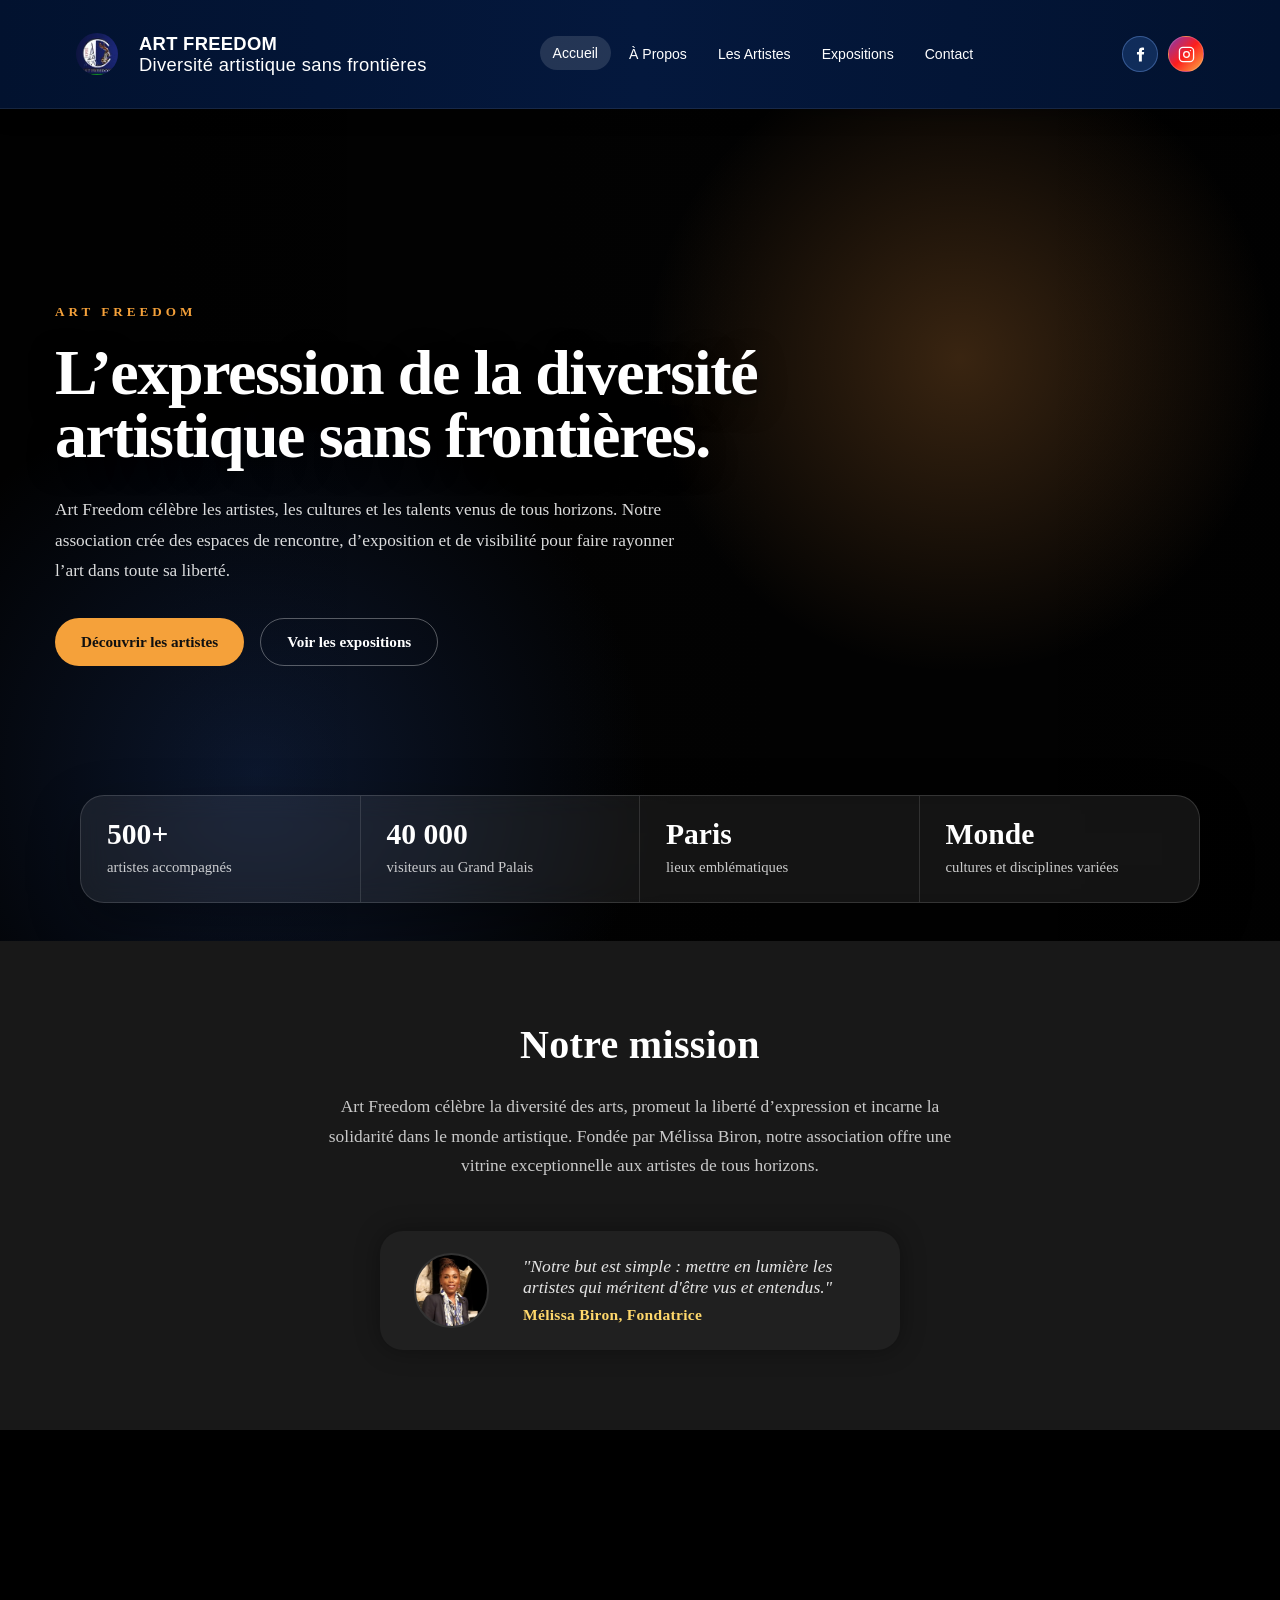
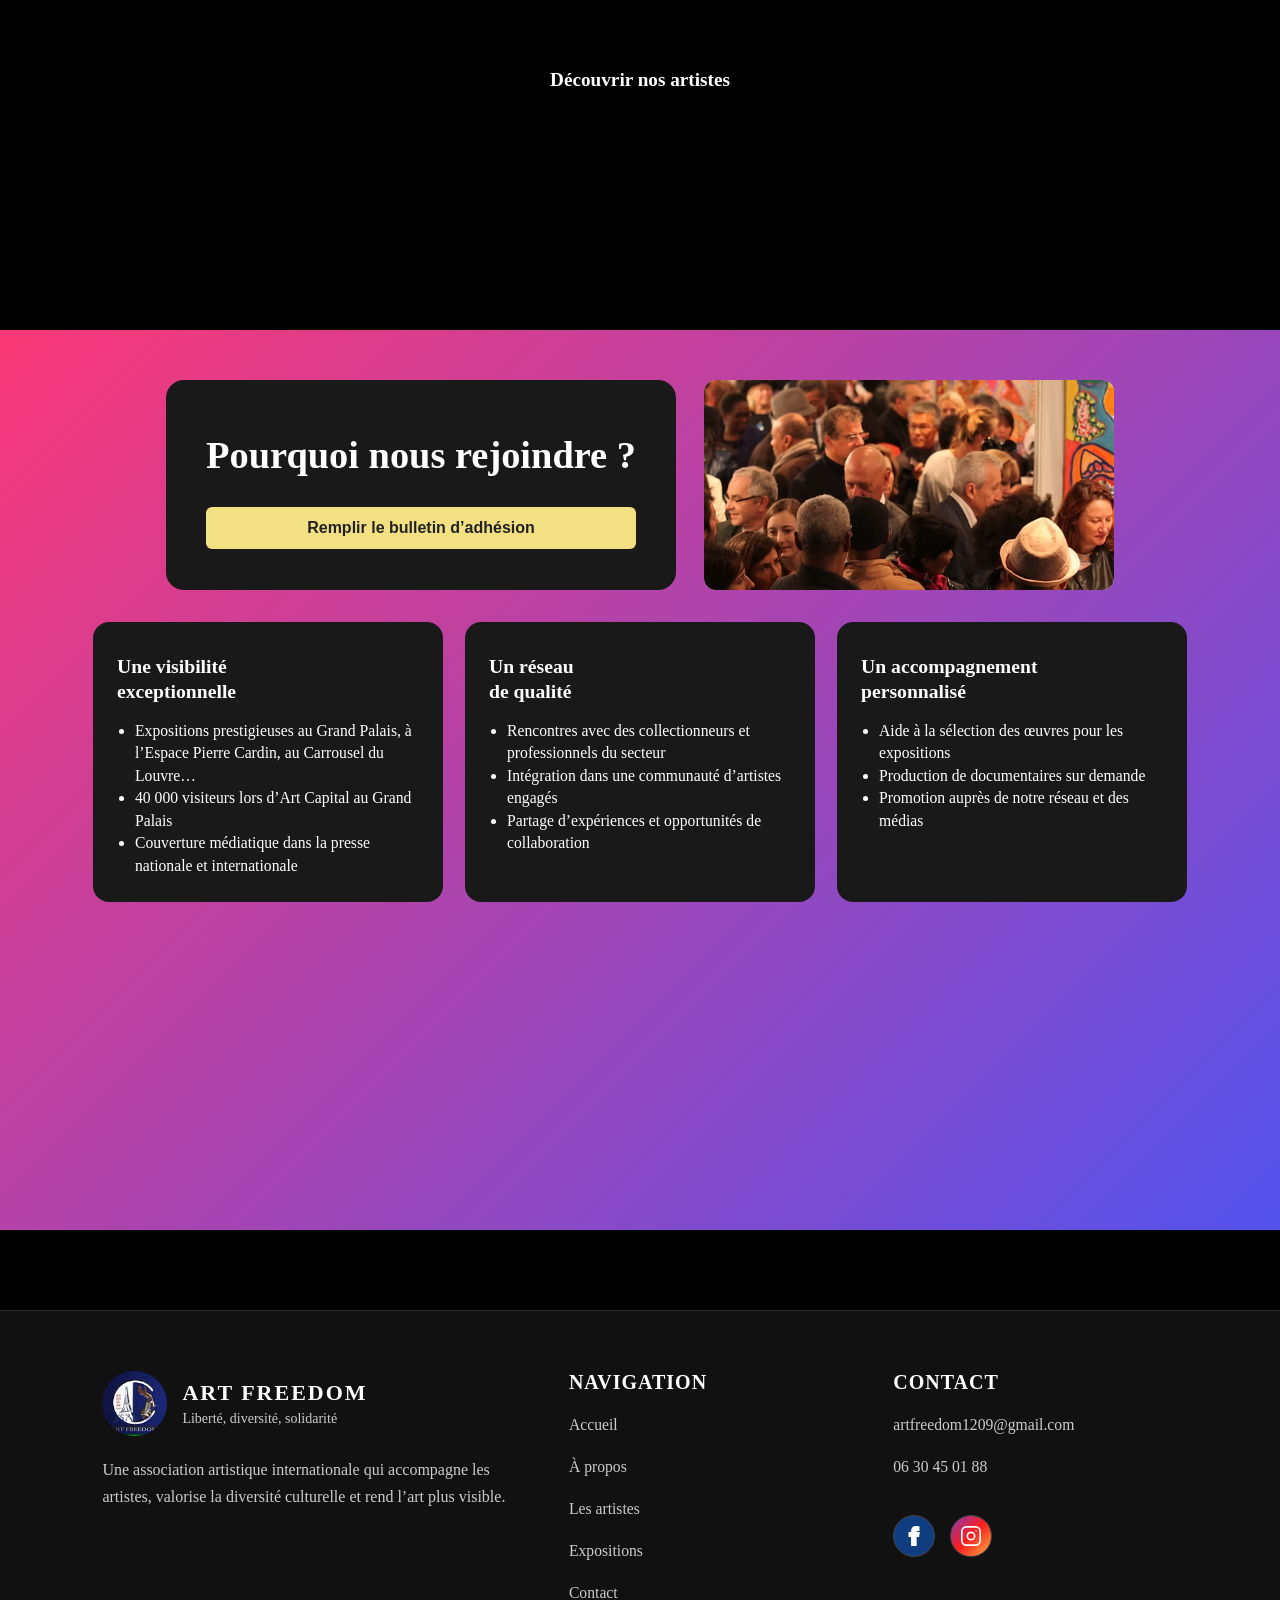
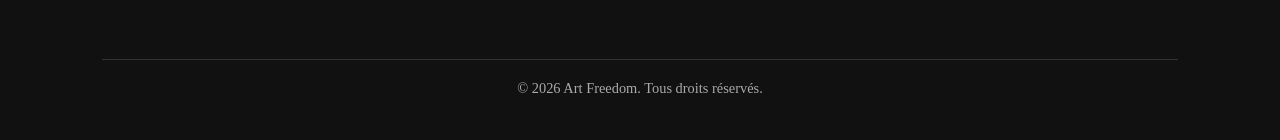
<file: index.html>
<html lang="en">

<head>
    <meta charset="UTF-8">
    <meta http-equiv="X-UA-Compatible" content="IE=edge">
    <meta name="viewport" content="width=device-width, initial-scale=1.0">
    <title>Art Freedom</title>
<meta name="description" content="portfolio de Art Freedom">
<link rel="shortcut icon" href="image/logo art freedom.jpg" type="image/x-icon">
<link rel="stylesheet" href="style.css">

</head>

<body>
 


<header class="navbar">
  <div class="nav-container">
    
    <!-- Logo -->
    <div class="nav-logo">
      <img src="./image/logo art freedom.jpg" alt="Logo Art Freedom">
      <div class="nav-logo-text">
        <span class="nav-brand">ART FREEDOM</span>
        <span class="nav-tagline">Diversité artistique sans frontières</span>
      </div>
    </div>

    <!-- Menu -->
    <nav class="nav-menu">
      <a href="index.html" class="active">Accueil</a>
      <a href="À propos.html">À propos</a>
      <a href="artistes.html">Les artistes</a>
      <a href="expositions.html">Expositions</a>
      <a href="contact.html">Contact</a>
    </nav>

    <!-- Réseaux sociaux -->
    <div class="nav-socials">
  <a class="social-link social-facebook" href="https://www.facebook.com/expoartfreedom/videos?locale=fr_FR" target="_blank" rel="noopener noreferrer" aria-label="Facebook">
    <svg viewBox="0 0 24 24" aria-hidden="true">
      <path d="M14 8.5V6.8c0-.8.3-1.2 1.2-1.2H17V2.4c-.9-.1-1.8-.2-2.7-.2-2.7 0-4.5 1.6-4.5 4.6v1.7H7v3.6h2.8V22h4.1v-9.9h2.8l.5-3.6H14Z"></path>
    </svg>
  </a>

  <a class="social-link social-instagram" href="https://www.instagram.com/art_freedom_le_collectif" target="_blank" rel="noopener noreferrer" aria-label="Instagram">
    <svg viewBox="0 0 24 24" aria-hidden="true">
      <path d="M7 2h10a5 5 0 0 1 5 5v10a5 5 0 0 1-5 5H7a5 5 0 0 1-5-5V7a5 5 0 0 1 5-5Z"></path>
      <path d="M12 8a4 4 0 1 0 0 8 4 4 0 1 0 0-8Z"></path>
      <path d="M17.5 6.5h.01"></path>
    </svg>
  </a>
</div>
  </div>
</header>


           
<section id="hero" class="home-hero-alt">
  <!-- Vidéo de fond : tu changes juste le src -->
  <video class="home-hero-alt-video" autoplay muted loop playsinline>
    <source src="./image/4979-181688563.mp4" type="video/mp4">
  </video>

  <div class="home-hero-alt-dark"></div>

  <div class="home-hero-alt-content">
    <div class="home-hero-alt-card">
      <span class="home-eyebrow">Art Freedom</span>

      <h1>
        L’expression de la diversité artistique sans frontières.
      </h1>

      <p>
        Art Freedom célèbre les artistes, les cultures et les talents venus de tous horizons.
        Notre association crée des espaces de rencontre, d’exposition et de visibilité pour
        faire rayonner l’art dans toute sa liberté.
      </p>

      <div class="home-hero-alt-actions">
        <a href="artistes.html" class="home-alt-btn primary">Découvrir les artistes</a>
        <a href="expositions.html" class="home-alt-btn secondary">Voir les expositions</a>
      </div>
    </div>
  </div>

  <div class="home-hero-alt-stats">
    <div>
      <strong>500+</strong>
      <span>artistes accompagnés</span>
    </div>

    <div>
      <strong>40 000</strong>
      <span>visiteurs au Grand Palais</span>
    </div>

    <div>
      <strong>Paris</strong>
      <span>lieux emblématiques</span>
    </div>

    <div>
      <strong>Monde</strong>
      <span>cultures et disciplines variées</span>
    </div>
  </div>
</section>   


<section class="mission-section-custom">
  <div class="mission-content">
    <h2>Notre mission</h2>
    <p class="mission-desc">
      Art Freedom célèbre la diversité des arts, promeut la liberté d’expression et incarne la solidarité dans le monde artistique. 
      Fondée par Mélissa Biron, notre association offre une vitrine exceptionnelle aux artistes de tous horizons.
    </p>
    <div class="mission-quote-box">
      <div class="mission-photo" style="background-image: url('./image/25C8B13A3C5E931FF117FC5F482FC93B0.png');"></div>
      <div class="mission-quote-text">
        <p class="main-quote">"Notre but est simple : mettre en lumière les artistes qui méritent d'être vus et entendus."</p>
        <span class="author">Mélissa Biron, Fondatrice</span>
      </div>
    </div>
  </div>
</section>


<section class="after-hero">
  <div class="after-hero-video-wrapper">
    <video autoplay muted loop playsinline class="after-hero-video">
      <source src="./image/5388881-uhd_4096_2160_30fps.mp4" type="video/mp4">
    </video>
  </div>


    <!-- BOUTON CENTRÉ -->
    <a href="artistes.html" class="btn-artistes">
        Découvrir nos artistes
    </a>
</section>


<section id="pourquoi-rejoindre">
  <div class="background">
    <div class="container">
      <div class="main-section">
        <div class="left-block">
          <h1>Pourquoi nous rejoindre&nbsp;?</h1>
          <button class="cta-btn">Remplir le bulletin d’adhésion</button>
        </div>
        <div class="right-block">
          <img src="./image/IMG_7375 JPG.avif" alt="Événement artistique" class="main-img">
        </div>
      </div>
      <div class="bottom-section">
        <div class="info-block">
          <h2>Une visibilité <br> exceptionnelle</h2>
          <ul>
            <li>Expositions prestigieuses au Grand Palais, à l’Espace Pierre Cardin, au Carrousel du Louvre…</li>
            <li>40 000 visiteurs lors d’Art Capital au Grand Palais</li>
            <li>Couverture médiatique dans la presse nationale et internationale</li>
          </ul>
        </div>
        <div class="info-block">
          <h2>Un réseau <br> de qualité</h2>
          <ul>
            <li>Rencontres avec des collectionneurs et professionnels du secteur</li>
            <li>Intégration dans une communauté d’artistes engagés</li>
            <li>Partage d’expériences et opportunités de collaboration</li>
          </ul>
        </div>
        <div class="info-block">
          <h2>Un accompagnement <br> personnalisé</h2>
          <ul>
            <li>Aide à la sélection des œuvres pour les expositions</li>
            <li>Production de documentaires sur demande</li>
            <li>Promotion auprès de notre réseau et des médias</li>
          </ul>
        </div>
      </div>
    </div>
  </div>
</section>


<footer class="site-footer">
  <div class="footer-container">

    <div class="footer-brand">
      <div class="footer-logo">
        <img src="./image/logo art freedom.jpg" alt="Logo Art Freedom">
        <div>
          <h2>ART FREEDOM</h2>
          <p>Liberté, diversité, solidarité</p>
        </div>
      </div>

      <p class="footer-text">
        Une association artistique internationale qui accompagne les artistes,
        valorise la diversité culturelle et rend l’art plus visible.
      </p>
    </div>

    <div class="footer-links">
      <h3>Navigation</h3>
      <a href="index.html">Accueil</a>
      <a href="À propos.html">À propos</a>
      <a href="artistes.html">Les artistes</a>
      <a href="expositions.html">Expositions</a>
      <a href="contact.html">Contact</a>
    </div>

    <div class="footer-contact">
      <h3>Contact</h3>
      <a href="mailto:artfreedom1209@gmail.com">artfreedom1209@gmail.com</a>
      <a href="tel:0630450188">06 30 45 01 88</a>

      <div class="footer-socials">
        <a href="https://www.facebook.com/expoartfreedom/videos?locale=fr_FR" target="_blank" rel="noopener noreferrer" aria-label="Facebook">
          <svg viewBox="0 0 24 24" aria-hidden="true">
            <path d="M14 8.5V6.8c0-.8.3-1.2 1.2-1.2H17V2.4c-.9-.1-1.8-.2-2.7-.2-2.7 0-4.5 1.6-4.5 4.6v1.7H7v3.6h2.8V22h4.1v-9.9h2.8l.5-3.6H14Z"></path>
          </svg>
        </a>

        <a href="https://www.instagram.com/art_freedom_le_collectif" target="_blank" rel="noopener noreferrer" aria-label="Instagram">
          <svg viewBox="0 0 24 24" aria-hidden="true">
            <path d="M7 2h10a5 5 0 0 1 5 5v10a5 5 0 0 1-5 5H7a5 5 0 0 1-5-5V7a5 5 0 0 1 5-5Z"></path>
            <path d="M12 8a4 4 0 1 0 0 8 4 4 0 1 0 0-8Z"></path>
            <path d="M17.5 6.5h.01"></path>
          </svg>
        </a>
      </div>
    </div>

  </div>

  <div class="footer-bottom">
    <p>© 2026 Art Freedom. Tous droits réservés.</p>
  </div>
</footer>

</body>

</html>
</file>
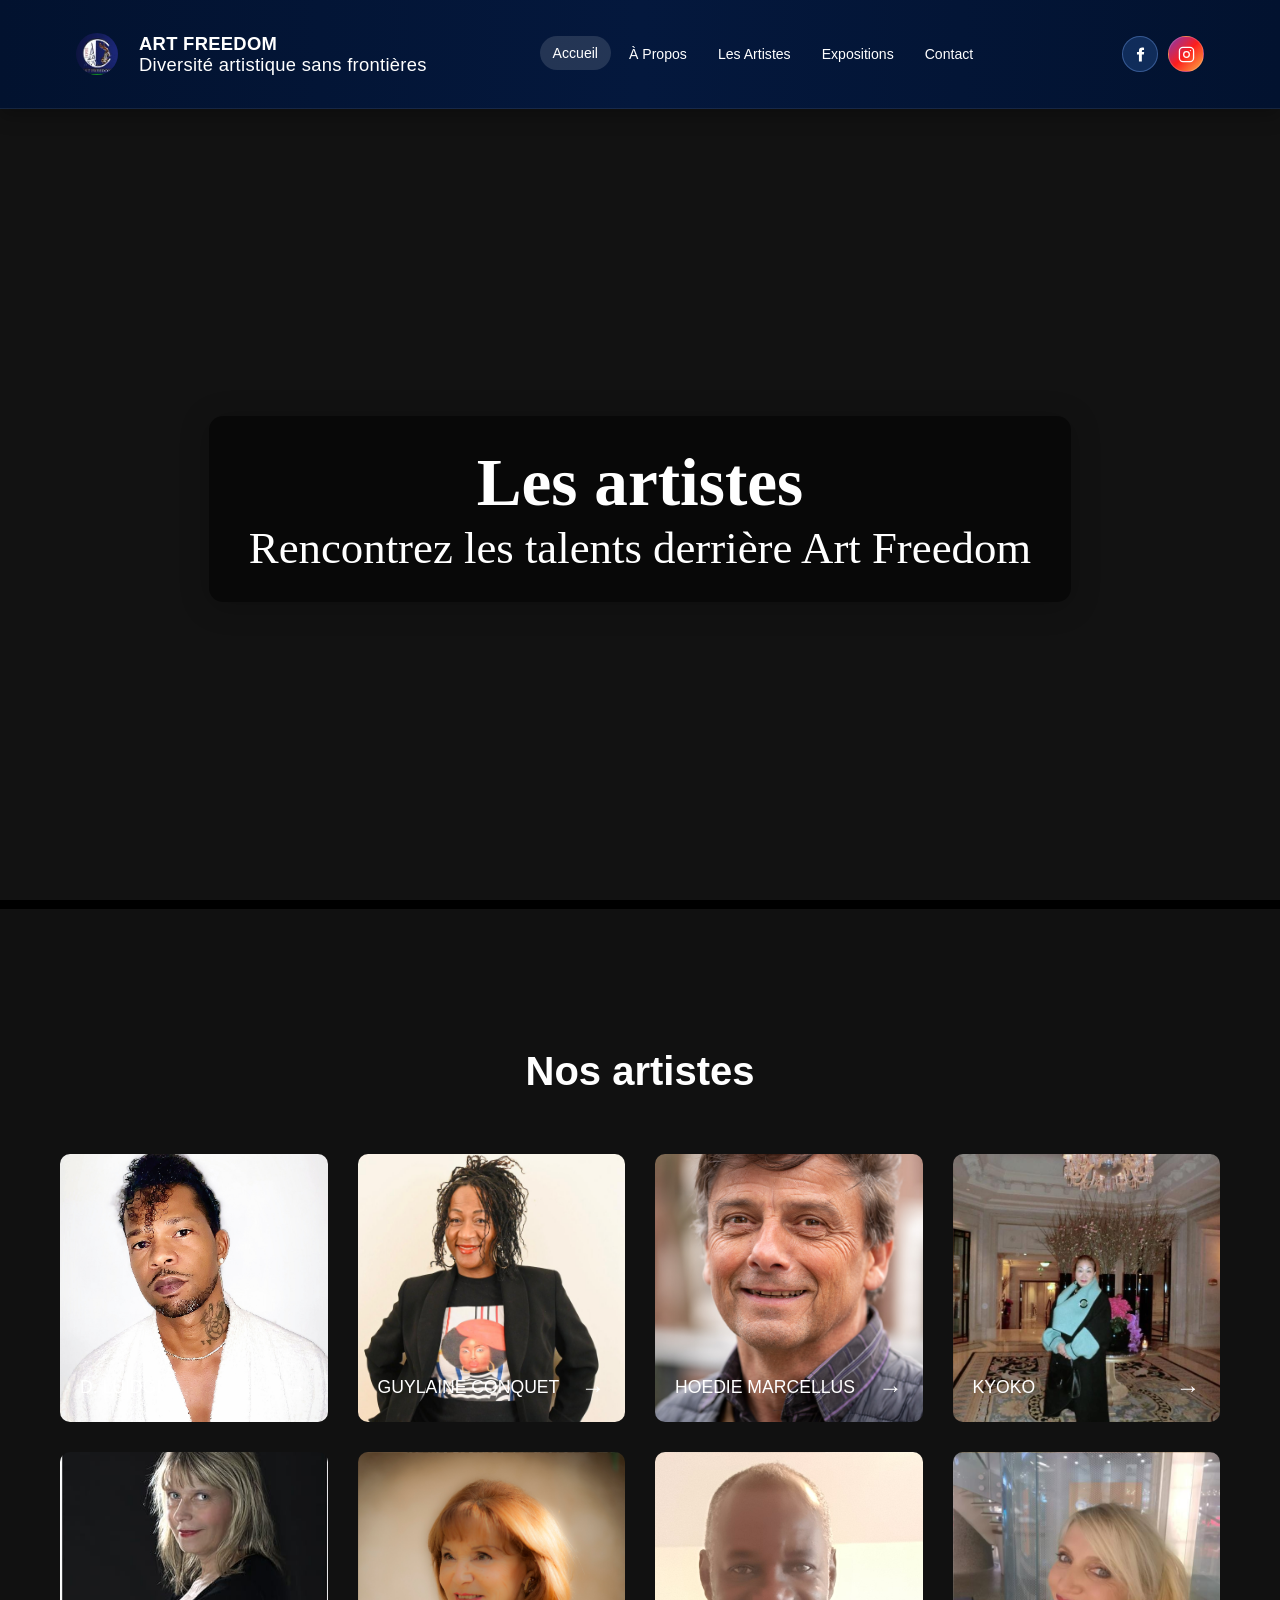
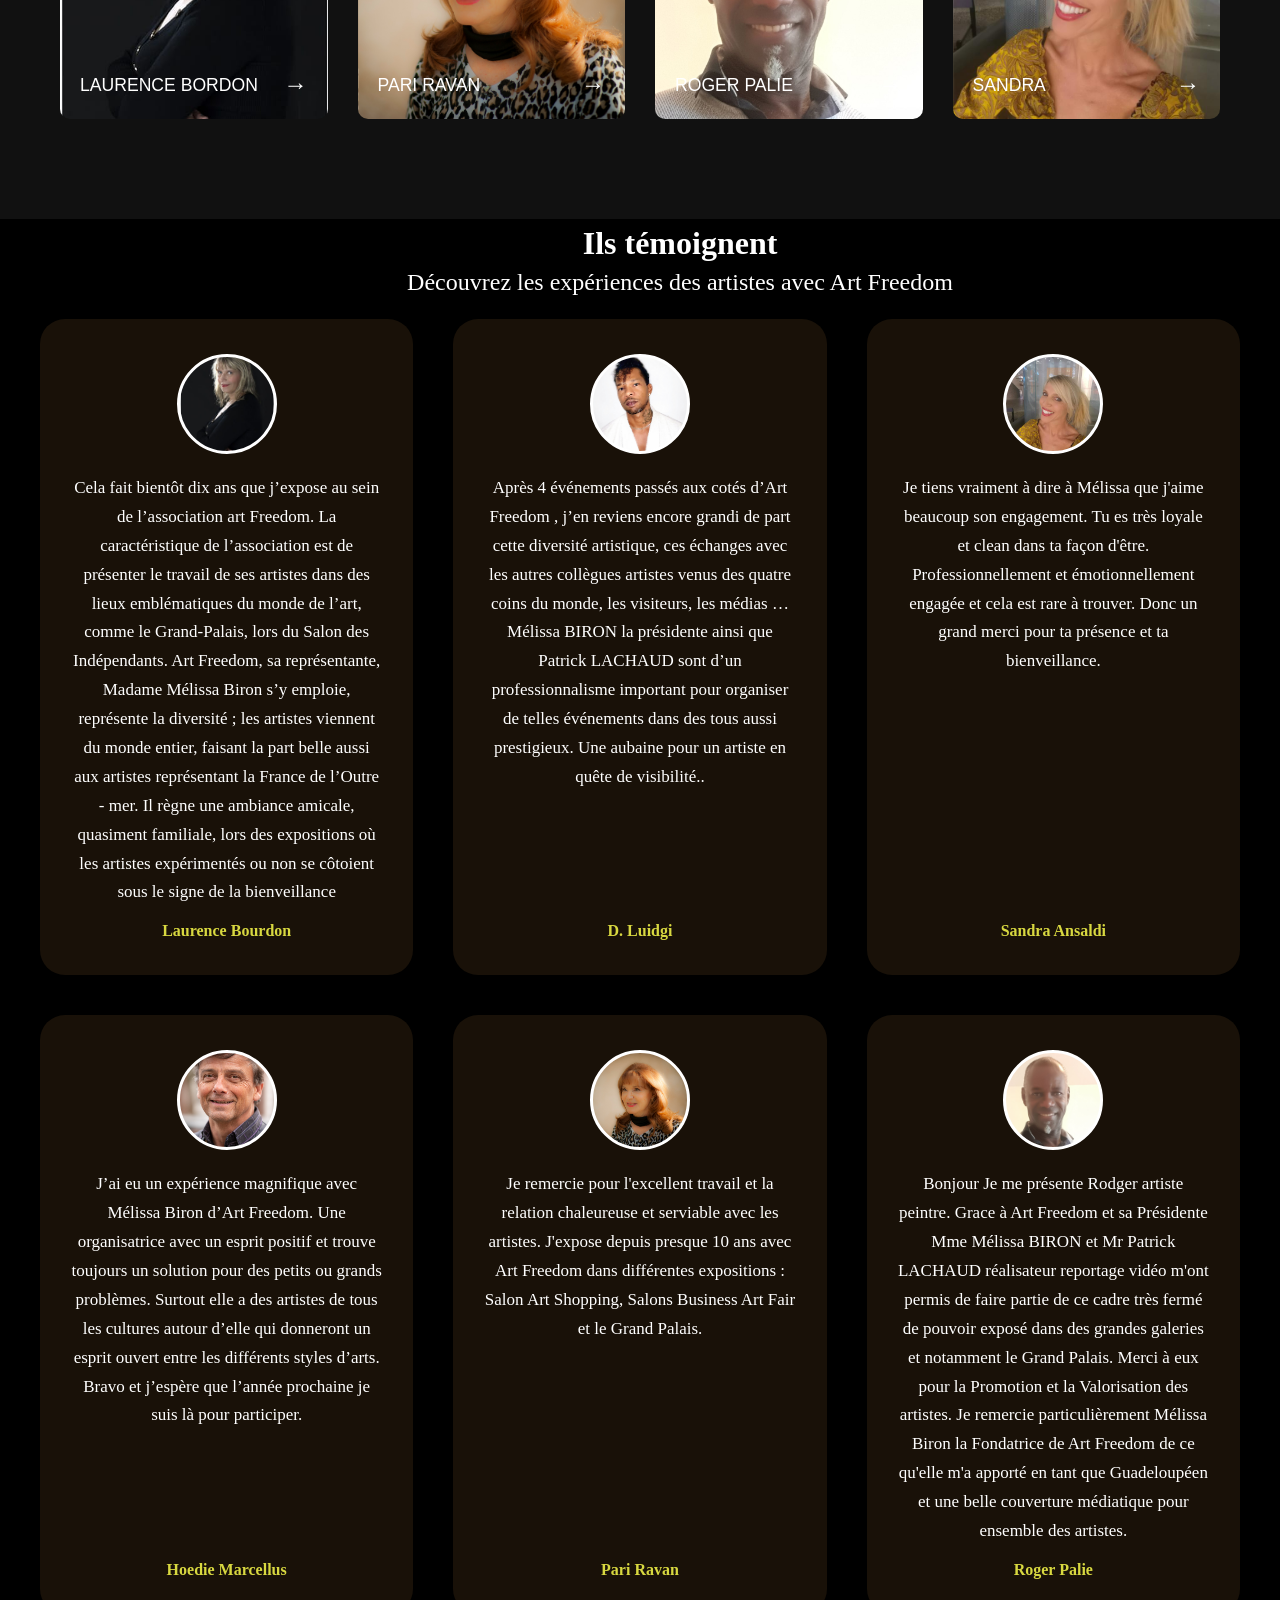
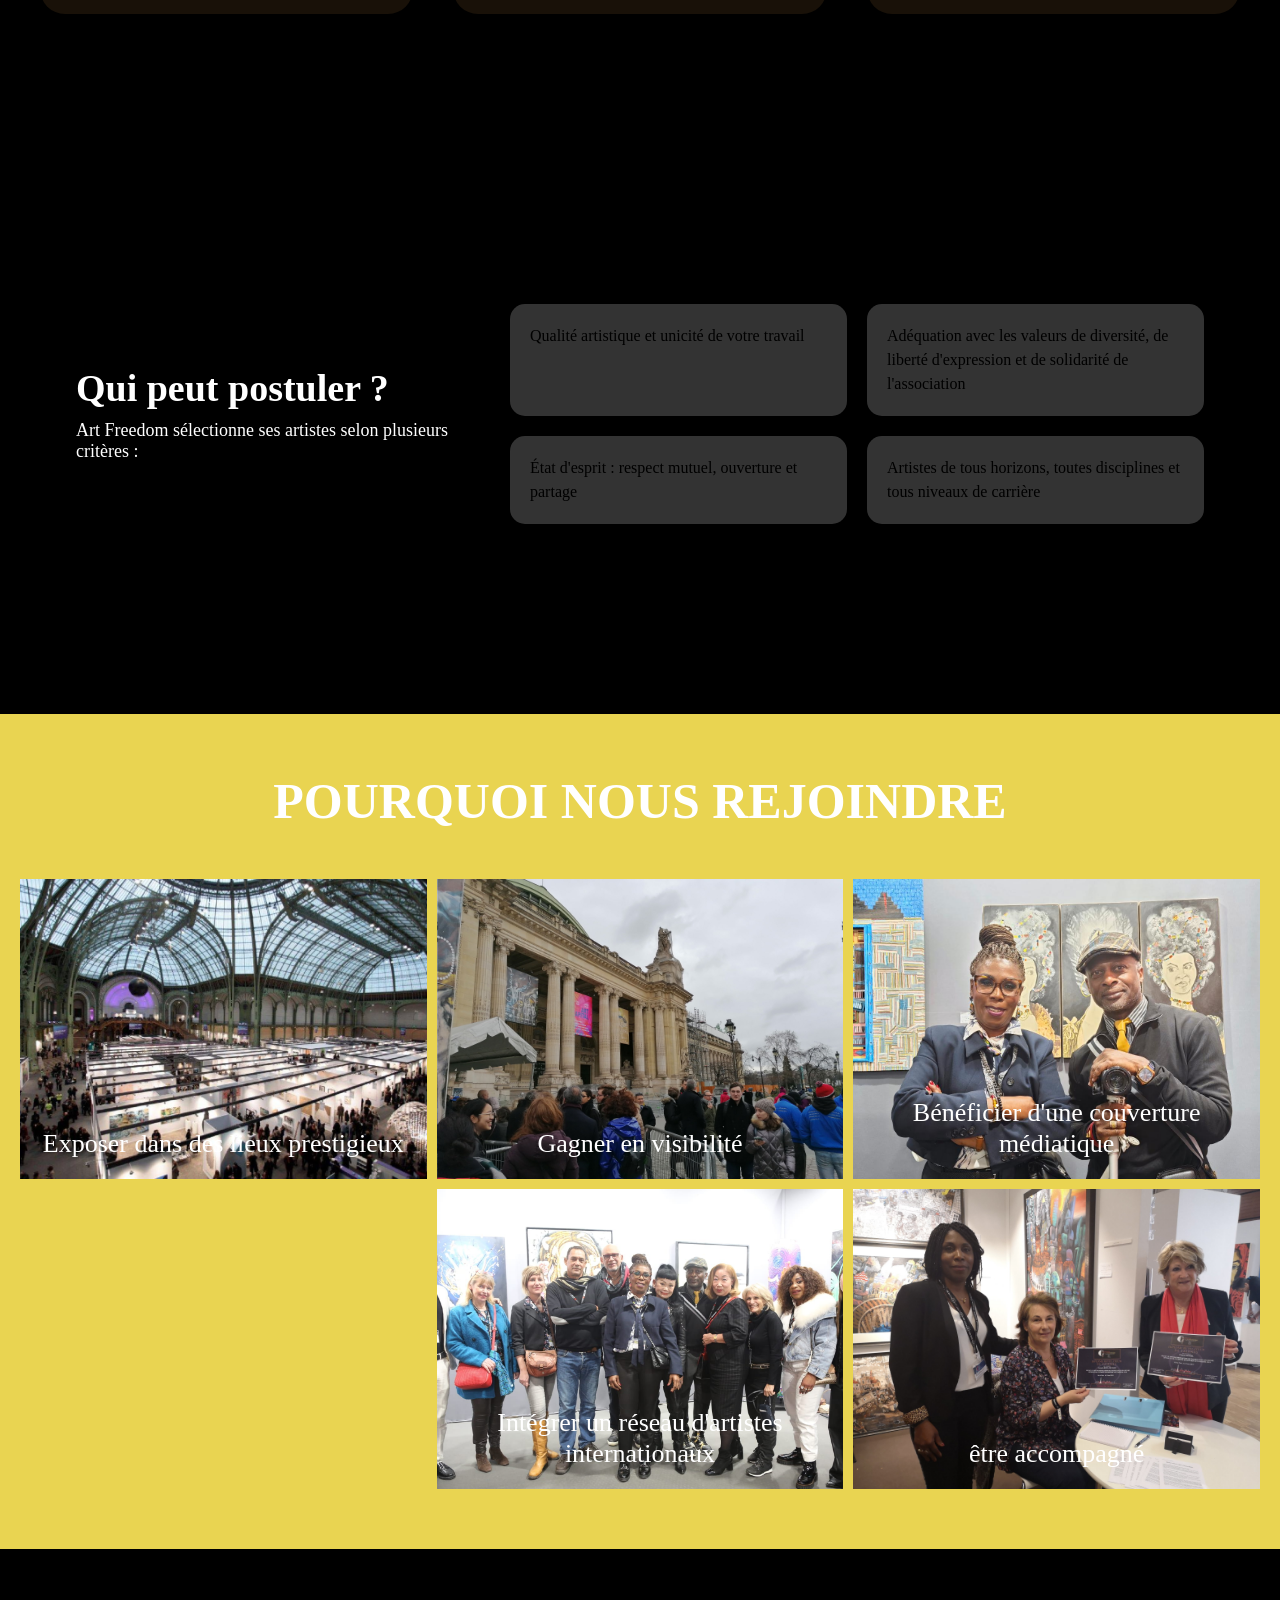
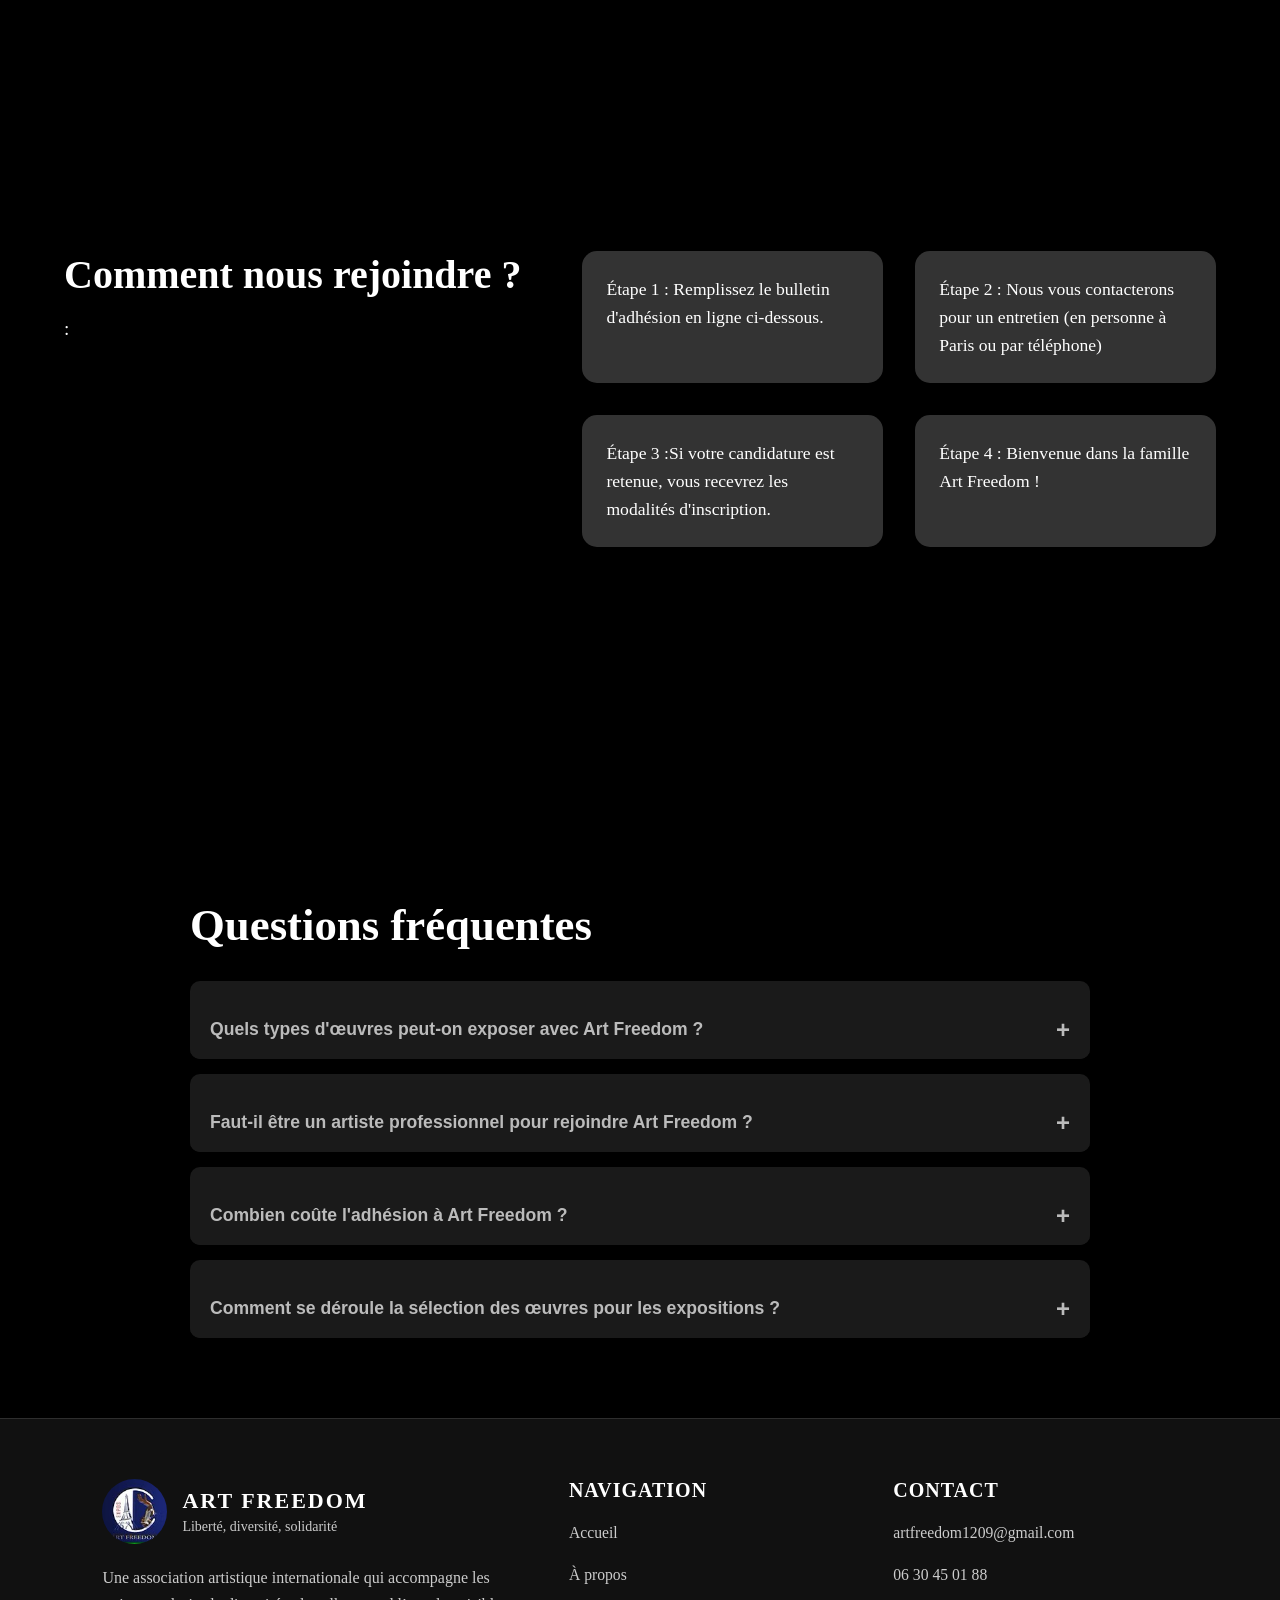
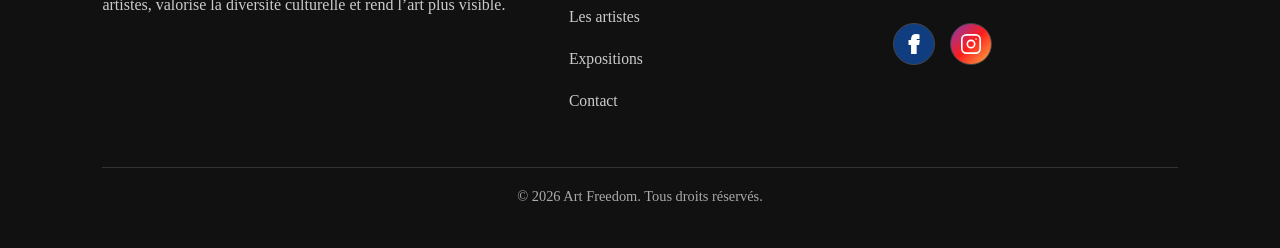
<file: artistes.html>
<!DOCTYPE html>
<html lang="fr">
<head>
  <meta charset="UTF-8">
  <meta name="viewport" content="width=device-width, initial-scale=1.0">
  <title>Les artistes – Art Freedom</title>
  <link rel="stylesheet" href="style.css">
</head>
<body>

  <header class="navbar">
  <div class="nav-container">
    
    <!-- Logo -->
    <div class="nav-logo">
      <img src="./image/logo art freedom.jpg" alt="Logo Art Freedom">
      <div class="nav-logo-text">
        <span class="nav-brand">ART FREEDOM</span>
        <span class="nav-tagline">Diversité artistique sans frontières</span>
      </div>
    </div>

    <!-- Menu -->
    <nav class="nav-menu">
      <a href="index.html" class="active">Accueil</a>
      <a href="À propos.html">À propos</a>
      <a href="artistes.html">Les artistes</a>
      <a href="expositions.html">Expositions</a>
      <a href="contact.html">Contact</a>
    </nav>

    <!-- Réseaux sociaux -->
     <div class="nav-socials">
  <a class="social-link social-facebook" href="https://www.facebook.com/expoartfreedom/videos?locale=fr_FR" target="_blank" rel="noopener noreferrer" aria-label="Facebook">
    <svg viewBox="0 0 24 24" aria-hidden="true">
      <path d="M14 8.5V6.8c0-.8.3-1.2 1.2-1.2H17V2.4c-.9-.1-1.8-.2-2.7-.2-2.7 0-4.5 1.6-4.5 4.6v1.7H7v3.6h2.8V22h4.1v-9.9h2.8l.5-3.6H14Z"></path>
    </svg>
  </a>

  <a class="social-link social-instagram" href="https://www.instagram.com/art_freedom_le_collectif" target="_blank" rel="noopener noreferrer" aria-label="Instagram">
    <svg viewBox="0 0 24 24" aria-hidden="true">
      <path d="M7 2h10a5 5 0 0 1 5 5v10a5 5 0 0 1-5 5H7a5 5 0 0 1-5-5V7a5 5 0 0 1 5-5Z"></path>
      <path d="M12 8a4 4 0 1 0 0 8 4 4 0 1 0 0-8Z"></path>
      <path d="M17.5 6.5h.01"></path>
    </svg>
  </a>
</div>
</header>
 
 <section class="hero-artistes">
  <div class="background-video-wrapper">
    <video autoplay muted loop playsinline class="background-video">
      <source src="./image/5388881-uhd_4096_2160_30fps.mp4" type="video/mp4">
    </video>
  </div>
  <div class="hero-text">
    <h1>Les artistes</h1>
    <p>Rencontrez les talents derrière Art Freedom</p>
  </div>
</section>
  <!-- SECTION LISTE DES ARTISTES -->
  <!-- SECTION LISTE DES ARTISTES (nouvelle version basée sur le screenshot) -->
<section class="artists-list-section">
  <div class="content-container">
    <h2>Nos artistes</h2>
    <div class="artists-grid">
      <!-- Artiste 1 -->
      <a class="artist-square" href="#" data-artist="d-luidgi">
        <div class="artist-image" style="background-image: url('./photo/D LUIDGI.JPG');">
          <div class="artist-overlay">
            <span>D. LUIDGI</span>
            <span class="arrow">→</span>
          </div>
        </div>
      </a>

      <!-- Artiste 2 -->
      <a class="artist-square" href="#" data-artist="GUYLAINE CONQUET">
        <div class="artist-image" style="background-image: url('./photo/GUYLAINE CONQUET.jpg');">
          <div class="artist-overlay">
            <span>GUYLAINE CONQUET</span>
            <span class="arrow">→</span>
          </div>
        </div>
      </a>

      <!-- Artiste 3 -->
      <a class="artist-square" href="#" data-artist="HOEDIE MARCELLUS">
        <div class="artist-image" style="background-image: url('./photo/HOEDIE MARCELLUS.jpeg');">
          <div class="artist-overlay">
            <span>HOEDIE MARCELLUS</span>
            <span class="arrow">→</span>
          </div>
        </div>
      </a>

     

      <!-- Artiste 5 -->
      <a class="artist-square" href="#" data-artist="KYOKO">
        <div class="artist-image" style="background-image: url('./photo/KYOKO.jpg');">
          <div class="artist-overlay">
            <span>KYOKO</span>
            <span class="arrow">→</span>
          </div>
        </div>
      </a>

      <!-- Artiste 6 -->
      <a class="artist-square" href="#" data-artist="LAURENCE BORDON">
        <div class="artist-image" style="background-image: url('./photo/LAURENCE BORDON.jpg');">
          <div class="artist-overlay">
            <span>LAURENCE BORDON</span>
            <span class="arrow">→</span>
          </div>
        </div>
      </a>

      <!-- Artiste 7 -->
      <a class="artist-square" href="#" data-artist="PARI RAVAN">
        <div class="artist-image" style="background-image: url('./photo/PARI RAVAN.jpg');">
          <div class="artist-overlay">
            <span>PARI RAVAN</span>
            <span class="arrow">→</span>
          </div>
        </div>
      </a>

      <!-- Artiste 8 -->
      <a class="artist-square" href="#" data-artist="ROGER PALIE">
        <div class="artist-image" style="background-image: url('./photo/ROGER PALIE.jpg');">
          <div class="artist-overlay">
            <span>ROGER PALIE</span>
            <span class="arrow">→</span>
          </div>
        </div>
      </a>

      <!-- Artiste 9 -->
      <a class="artist-square" href="#" data-artist="SANDRA">
        <div class="artist-image" style="background-image: url('./photo/Sandra - 2.jpg');">
          <div class="artist-overlay">
            <span>SANDRA</span>
            <span class="arrow">→</span>
          </div>
        </div>
      </a>
    </div>
  </div>
</section>


  
  <!-- POPUP OEUVRES -->
<div class="popup" id="artist-popup">
  <div class="popup-content">
    <span class="close-popup">&times;</span>
    <h2 id="artist-name"></h2>
    <p id="artist-description"></p>
    <div id="artist-works" class="works-grid"></div>
  </div>
</div>
<script>
  const artists = {
    "d-luidgi": {
      name: "D. LUIDGI",
      description: "",
      works: [
        {
          title: "",
          image: "./Tableaux artistes/D.LUIDGI Tableau.jpg",
          description: ""
        },
       
      ]
    },
    "GUYLAINE CONQUET": {
      name: "GUYLAINE CONQUET",
      description: "",
      works: [
        {
          title: "AFRO MECHANISM",
          image: "Tableaux artistes/GUYLAINE CONQUET TITRE AFRO MECHANISM 76X101X3 43 cm (2) (1)_page-0001.jpg",
          description: ""
        },
       
      ]
    },
    "HOEDIE MARCELLUS": {
      name: "HOEDIE MARCELLUS",
      description: "",
      works: [
        {
          title: "J'aime mon fils",
          image: "Tableaux artistes/Marcellus HOEDIE Titre J'aime mon fils 80X100 cm.jpg",
          description: ""
        },
       
      ]
    },
    "JCHAMADI": {
      name: "JCHAMADI",
      description: "",
      works: [
        {
          title: "",
          image: "./Tableaux artistes/Diptyque JChadima (1).jpg",
          description: ""
        },
       
      ]
    },
    "KYOKO": {
      name: "KYOKO SAKAZAKI",
      description: "",
      works: [
        {
          title: "Présence du sacré",
          image: "./Tableaux artistes/Kyoko SAKAZAKI présence du sacré.jpg",
          description: ""
        },
       
      ]
    },
    "LAURENCE BORDON": {
      name: "LAURENCE BORDON",
      description: "",
      works: [
        {
          title: "STOPOCOUPDESOLEIL",
          image: "./Tableaux artistes/DSC02412 STOPOCOUPSDESOLEIL 81x100 cm LAURENCE BOURDON  (1).JPG",
          description: ""
        },
       
      ]
    },
    "PARI RAVAN": {
      name: "PARI RAVAN",
      description: "",
      works: [
        {
          title: "CAT GYym resine",
          image: "./Tableaux artistes/PARI RAVAN 2021-07-27_Cat Gym resine EA unique blanc et noir h52 l18 p26cm 3Kg 2021 p (2).jpeg",
          description: ""
        },
       
      ]
    },"ROGER PALIE": {
      name: "ROGER PALIE",
      description: "",
      works: [
        {
          title: "",
          image: "./Tableaux artistes/ROGER PALIE .jpg",
          description: ""
        },
       
      ]
    },
    "SANDRA": {
      name: "SANDRA",
      description: "",
      works: [
        {
          title: "",
          image: "./Tableaux eartistes/SANDRA ANSALDI.jpg",
          description: ""
        },
       
      ]
    },
  };

  const artistSquares = document.querySelectorAll('.artist-square');
  const popup = document.getElementById('artist-popup');
  const popupName = document.getElementById('artist-name');
  const popupDesc = document.getElementById('artist-description');
  const popupWorks = document.getElementById('artist-works');
  const closeBtn = document.querySelector('.close-popup');

  artistSquares.forEach(square => {
    square.addEventListener('click', (e) => {
      e.preventDefault();
      const artistKey = square.getAttribute('data-artist');
      const artist = artists[artistKey];
      if (artist) {
        popupName.textContent = artist.name;
        popupDesc.textContent = artist.description;
        popupWorks.innerHTML = artist.works.map(work => `
          <div class="work">
            <img src="${work.image}" alt="${work.title}">
            <h3>${work.title}</h3>
            <p>${work.description}</p>
          </div>
        `).join('');
        popup.style.display = 'flex';
      }
    });
  });

  closeBtn.addEventListener('click', () => {
    popup.style.display = 'none';
  });

  window.addEventListener('click', (e) => {
    if (e.target === popup) popup.style.display = 'none';
  });
</script>


<!-- SECTION TÉMOIGNAGES -->
<section class="temoignages-section">
  <div class="temoignages-video-wrapper">
    <video autoplay muted loop playsinline class="temoignages-video">
      <source src="./image/856171-hd_1920_1080_30fps.mp4" type="video/mp4">
    </video>
  </div>

  <div class="temoignages-texte-sur-video">
    <h2>Ils témoignent</h2>
    <p>Découvrez les expériences des artistes avec Art Freedom</p>
  </div>

  <div class="temoignages-content">
    <div class="temoignage-card">
      <div class="temoignage-photo" style="background-image: url('./photo/LAURENCE\ BORDON.jpg');"></div>
      <p class="temoignage-text">Cela fait bientôt dix ans que j’expose au sein de l’association art Freedom. La caractéristique de l’association est de présenter le travail de ses artistes dans des lieux emblématiques du monde de l’art, comme le Grand-Palais, lors du Salon des Indépendants. Art Freedom, sa représentante, Madame Mélissa Biron s’y emploie, représente la diversité ; les artistes viennent du monde entier, faisant la part belle aussi aux artistes représentant la France de l’Outre - mer. Il règne une ambiance amicale, quasiment familiale, lors des expositions où les artistes expérimentés ou non se côtoient sous le signe de la bienveillance</p>
      <p class="temoignage-nom">Laurence Bourdon</p>
    </div>

    <div class="temoignage-card">
      <div class="temoignage-photo" style="background-image: url('./photo/D\ LUIDGI.JPG');"></div>
      <p class="temoignage-text">Après 4 événements passés aux cotés d’Art Freedom , j’en reviens encore grandi de part cette diversité artistique, ces échanges avec les autres collègues artistes venus des quatre coins du monde, les visiteurs, les médias … Mélissa BIRON la présidente ainsi que Patrick LACHAUD sont d’un professionnalisme important pour organiser de telles événements dans des tous aussi prestigieux. Une aubaine pour un artiste en quête de visibilité..</p>
      <p class="temoignage-nom">D. Luidgi</p>
    </div>

    <div class="temoignage-card">
      <div class="temoignage-photo" style="background-image: url('./photo/Sandra\ -\ 2.jpg');"></div>
      <p class="temoignage-text">Je tiens vraiment à dire à Mélissa que j'aime beaucoup son engagement. Tu es très loyale et clean dans ta façon d'être. Professionnellement et émotionnellement engagée et cela est rare à trouver. Donc un grand merci pour ta présence et ta bienveillance.</p>
      <p class="temoignage-nom">Sandra Ansaldi</p>
    </div>

    <div class="temoignage-card">
      <div class="temoignage-photo" style="background-image: url('./photo/HOEDIE\ MARCELLUS.jpeg');"></div>
      <p class="temoignage-text">J’ai eu un expérience magnifique avec Mélissa Biron d’Art Freedom. Une organisatrice avec un esprit positif et trouve toujours un solution pour des petits ou grands problèmes. Surtout elle a des artistes de tous les cultures autour d’elle qui donneront un esprit ouvert entre les différents styles d’arts. Bravo et j’espère que l’année prochaine je suis là pour participer.</p>
      <p class="temoignage-nom">Hoedie Marcellus</p>
    </div>

    <div class="temoignage-card">
      <div class="temoignage-photo" style="background-image: url('./photo/PARI\ RAVAN.jpg');"></div>
      <p class="temoignage-text">Je remercie pour l'excellent travail et la relation chaleureuse et serviable avec les artistes. J'expose depuis presque 10 ans avec Art Freedom dans différentes expositions : Salon Art Shopping, Salons Business Art Fair et le Grand Palais.</p>
      <p class="temoignage-nom">Pari Ravan</p>
    </div>

    <div class="temoignage-card">
      <div class="temoignage-photo" style="background-image: url('./photo/ROGER\ PALIE.jpg');"></div>
      <p class="temoignage-text">Bonjour Je me présente Rodger artiste peintre. Grace à Art Freedom et sa Présidente Mme Mélissa BIRON et Mr Patrick LACHAUD réalisateur reportage vidéo m'ont permis de faire partie de ce cadre très fermé de pouvoir exposé dans des grandes galeries et notamment le Grand Palais. Merci à eux pour la Promotion et la Valorisation des artistes. Je remercie particulièrement Mélissa Biron la Fondatrice de Art Freedom de ce qu'elle m'a apporté en tant que Guadeloupéen et une belle couverture médiatique pour ensemble des artistes.</p>
      <p class="temoignage-nom">Roger Palie</p>
    </div>
  </div>
</section>

<div class="espace-intermediaire">
  <p style="color:white; text-align:center;"></p>
</div>
<!-- SECTION CRITÈRES DE POSTULATION -->
<section class="postuler-section">
  <div class="postuler-video-wrapper">
    <video autoplay muted loop playsinline class="postuler-video">
      <source src="./image/4360158-uhd_3840_2160_24fps.mp4" type="video/mp4">
    </video>
  </div>

  <div class="postuler-content">
    <div class="postuler-left">
      <h2>Qui peut postuler ?</h2>
      <p>Art Freedom sélectionne ses artistes selon plusieurs critères :</p>
    </div>

    <div class="postuler-right">
      <div class="postuler-critere">Qualité artistique et unicité de votre travail</div>
      <div class="postuler-critere">Adéquation avec les valeurs de diversité, de liberté d'expression et de solidarité de l'association</div>
      <div class="postuler-critere">État d'esprit : respect mutuel, ouverture et partage</div>
      <div class="postuler-critere">Artistes de tous horizons, toutes disciplines et tous niveaux de carrière</div>
    </div>
  </div>
</section>

<section class="reasons-section">
  <div class="reasons-wrapper">
    <h2 class="reasons-title">Pourquoi nous rejoindre</h2>
    <div class="reasons-container">
      <div class="reason-item" style="background-image: url('./image/PHOTO\ Pourquoi\ ous\ rejoindre\ 3.jpg');">
        <p>Exposer dans des lieux prestigieux</p>
      </div>
      <div class="reason-item" style="background-image: url('./image/PHOTO\ Pourquoi\ ous\ rejoindre\ 2.jpg');">
        <p>Gagner en visibilité</p>
      </div>
      <div class="reason-item" style="background-image: url('./image/PHOTO\ Pourquoi\ ous\ rejoindre\ 5.jpg');">
        <p>Bénéficier d'une couverture médiatique</p>
      </div>
      <div class="reason-item" style="background-image: url('./image/PHOTO\ Pourquoi\ ous\ rejoindre\ 4.jpg');">
        <p>Intégrer un réseau d'artistes internationaux</p>
      </div>
      <div class="reason-item" style="background-image: url('./image/PHOTO\ Pourquoi\ ous\ rejoindre\ 1.jpg');">
        <p>être accompagné</p>
      </div>
    </div>
  </div>
</section>

<section class="rejoindre-section">
  <div class="rejoindre-video-wrapper">
    <video autoplay muted loop playsinline class="rejoindre-video">
      <source src="./image/4909583-hd_1920_1080_30fps.mp4" type="video/mp4">
    </video>
  </div>

  <div class="rejoindre-content">
    <div class="rejoindre-left">
      <h2>Comment nous rejoindre ?</h2>
      <p>:</p>
    </div>

    <div class="rejoindre-right">
      <div class="rejoindre-card">Étape 1 : Remplissez le bulletin d'adhésion en ligne ci-dessous.</div>
      <div class="rejoindre-card">Étape 2 : Nous vous contacterons pour un entretien (en personne à Paris ou par téléphone)</div>
      <div class="rejoindre-card">Étape 3 :Si votre candidature est retenue, vous recevrez les modalités d'inscription.</div>
      <div class="rejoindre-card">Étape 4 : Bienvenue dans la famille Art Freedom !</div>
    </div>
  </div>
</section>

<section class="faq-section">
  <h2>Questions fréquentes</h2>
  <div class="faq-item">
    <button class="faq-question" aria-expanded="false">
      Quels types d'œuvres peut-on exposer avec Art Freedom ?
      <span class="icon">+</span>
    </button>
    <div class="faq-answer">
      <p>Art Freedom accueille une grande diversité de disciplines : peinture, sculpture, photographie, art numérique, installations, etc.</p>
    </div>
  </div>

  <div class="faq-item">
    <button class="faq-question" aria-expanded="false">
      Faut-il être un artiste professionnel pour rejoindre Art Freedom ?
      <span class="icon">+</span>
    </button>
    <div class="faq-answer">
      <p>Non, nous accueillons aussi bien des artistes émergents que des professionnels établis. La qualité artistique et l'adéquation avec nos valeurs sont nos critères principaux.</p>
    </div>
  </div>

  <div class="faq-item">
    <button class="faq-question" aria-expanded="false">
      Combien coûte l'adhésion à Art Freedom ?
      <span class="icon">+</span>
    </button>
    <div class="faq-answer">
      <p>Les modalités d'adhésion vous seront communiquées après l'entretien initial si votre candidature est retenue.</p>
    </div>
  </div>

  <div class="faq-item">
    <button class="faq-question" aria-expanded="false">
      Comment se déroule la sélection des œuvres pour les expositions ?
      <span class="icon">+</span>
    </button>
    <div class="faq-answer">
      <p>Une fois membre, nous vous accompagnons dans la sélection des œuvres les plus adaptées à chaque exposition.</p>
    </div>
  </div>
</section>

<script>
  document.querySelectorAll('.faq-question').forEach(button => {
    button.addEventListener('click', () => {
      const expanded = button.getAttribute('aria-expanded') === 'true';
      
      // Fermer toutes les autres FAQ ouvertes (optionnel)
      document.querySelectorAll('.faq-question[aria-expanded="true"]').forEach(openBtn => {
        if (openBtn !== button) {
          openBtn.setAttribute('aria-expanded', 'false');
          openBtn.nextElementSibling.style.maxHeight = null;
          openBtn.nextElementSibling.style.paddingTop = '0px';
          openBtn.nextElementSibling.style.paddingBottom = '0px';
        }
      });

      if (!expanded) {
        button.setAttribute('aria-expanded', 'true');
        const answer = button.nextElementSibling;
        answer.style.maxHeight = answer.scrollHeight + 'px';
        answer.style.paddingTop = '15px';
        answer.style.paddingBottom = '15px';
      } else {
        button.setAttribute('aria-expanded', 'false');
        const answer = button.nextElementSibling;
        answer.style.maxHeight = null;
        answer.style.paddingTop = '0px';
        answer.style.paddingBottom = '0px';
      }
    });
  });
  

</script>


  <footer class="site-footer">
    <div class="footer-container">

      <div class="footer-brand">
        <div class="footer-logo">
          <img src="./image/logo art freedom.jpg" alt="Logo Art Freedom">
          <div>
            <h2>ART FREEDOM</h2>
            <p>Liberté, diversité, solidarité</p>
          </div>
        </div>

        <p class="footer-text">
          Une association artistique internationale qui accompagne les artistes,
          valorise la diversité culturelle et rend l’art plus visible.
        </p>
      </div>

      <div class="footer-links">
        <h3>Navigation</h3>
        <a href="index.html">Accueil</a>
        <a href="À propos.html">À propos</a>
        <a href="artistes.html">Les artistes</a>
        <a href="expositions.html">Expositions</a>
        <a href="contact.html">Contact</a>
      </div>

      <div class="footer-contact">
        <h3>Contact</h3>
        <a href="mailto:artfreedom1209@gmail.com">artfreedom1209@gmail.com</a>
        <a href="tel:0630450188">06 30 45 01 88</a>

        <div class="footer-socials">
          <a href="https://www.facebook.com/expoartfreedom/videos?locale=fr_FR" target="_blank" rel="noopener noreferrer" aria-label="Facebook">
            <svg viewBox="0 0 24 24" aria-hidden="true">
              <path d="M14 8.5V6.8c0-.8.3-1.2 1.2-1.2H17V2.4c-.9-.1-1.8-.2-2.7-.2-2.7 0-4.5 1.6-4.5 4.6v1.7H7v3.6h2.8V22h4.1v-9.9h2.8l.5-3.6H14Z"></path>
            </svg>
          </a>

          <a href="https://www.instagram.com/art_freedom_le_collectif" target="_blank" rel="noopener noreferrer" aria-label="Instagram">
            <svg viewBox="0 0 24 24" aria-hidden="true">
              <path d="M7 2h10a5 5 0 0 1 5 5v10a5 5 0 0 1-5 5H7a5 5 0 0 1-5-5V7a5 5 0 0 1 5-5Z"></path>
              <path d="M12 8a4 4 0 1 0 0 8 4 4 0 1 0 0-8Z"></path>
              <path d="M17.5 6.5h.01"></path>
            </svg>
          </a>
        </div>
      </div>

    </div>

    <div class="footer-bottom">
      <p>© 2026 Art Freedom. Tous droits réservés.</p>
    </div>
  </footer>


</body>
</html>
</file>
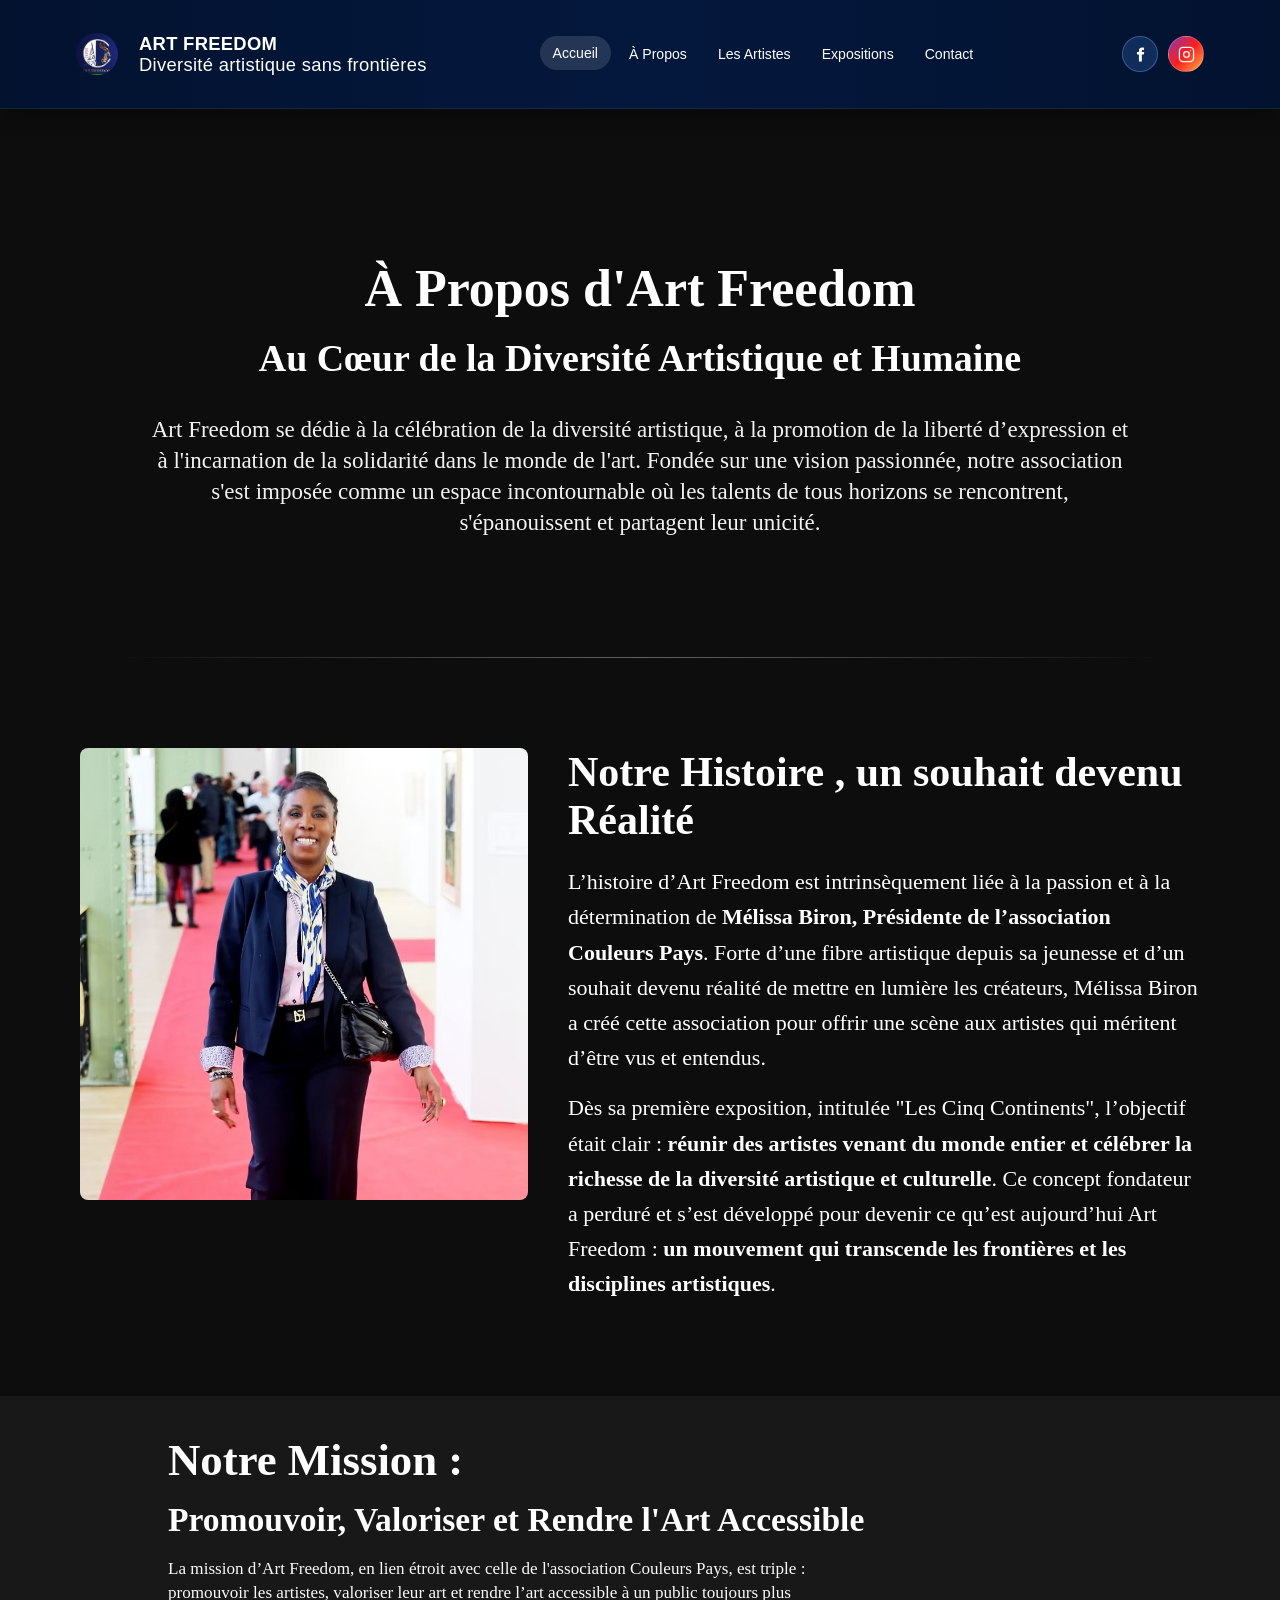
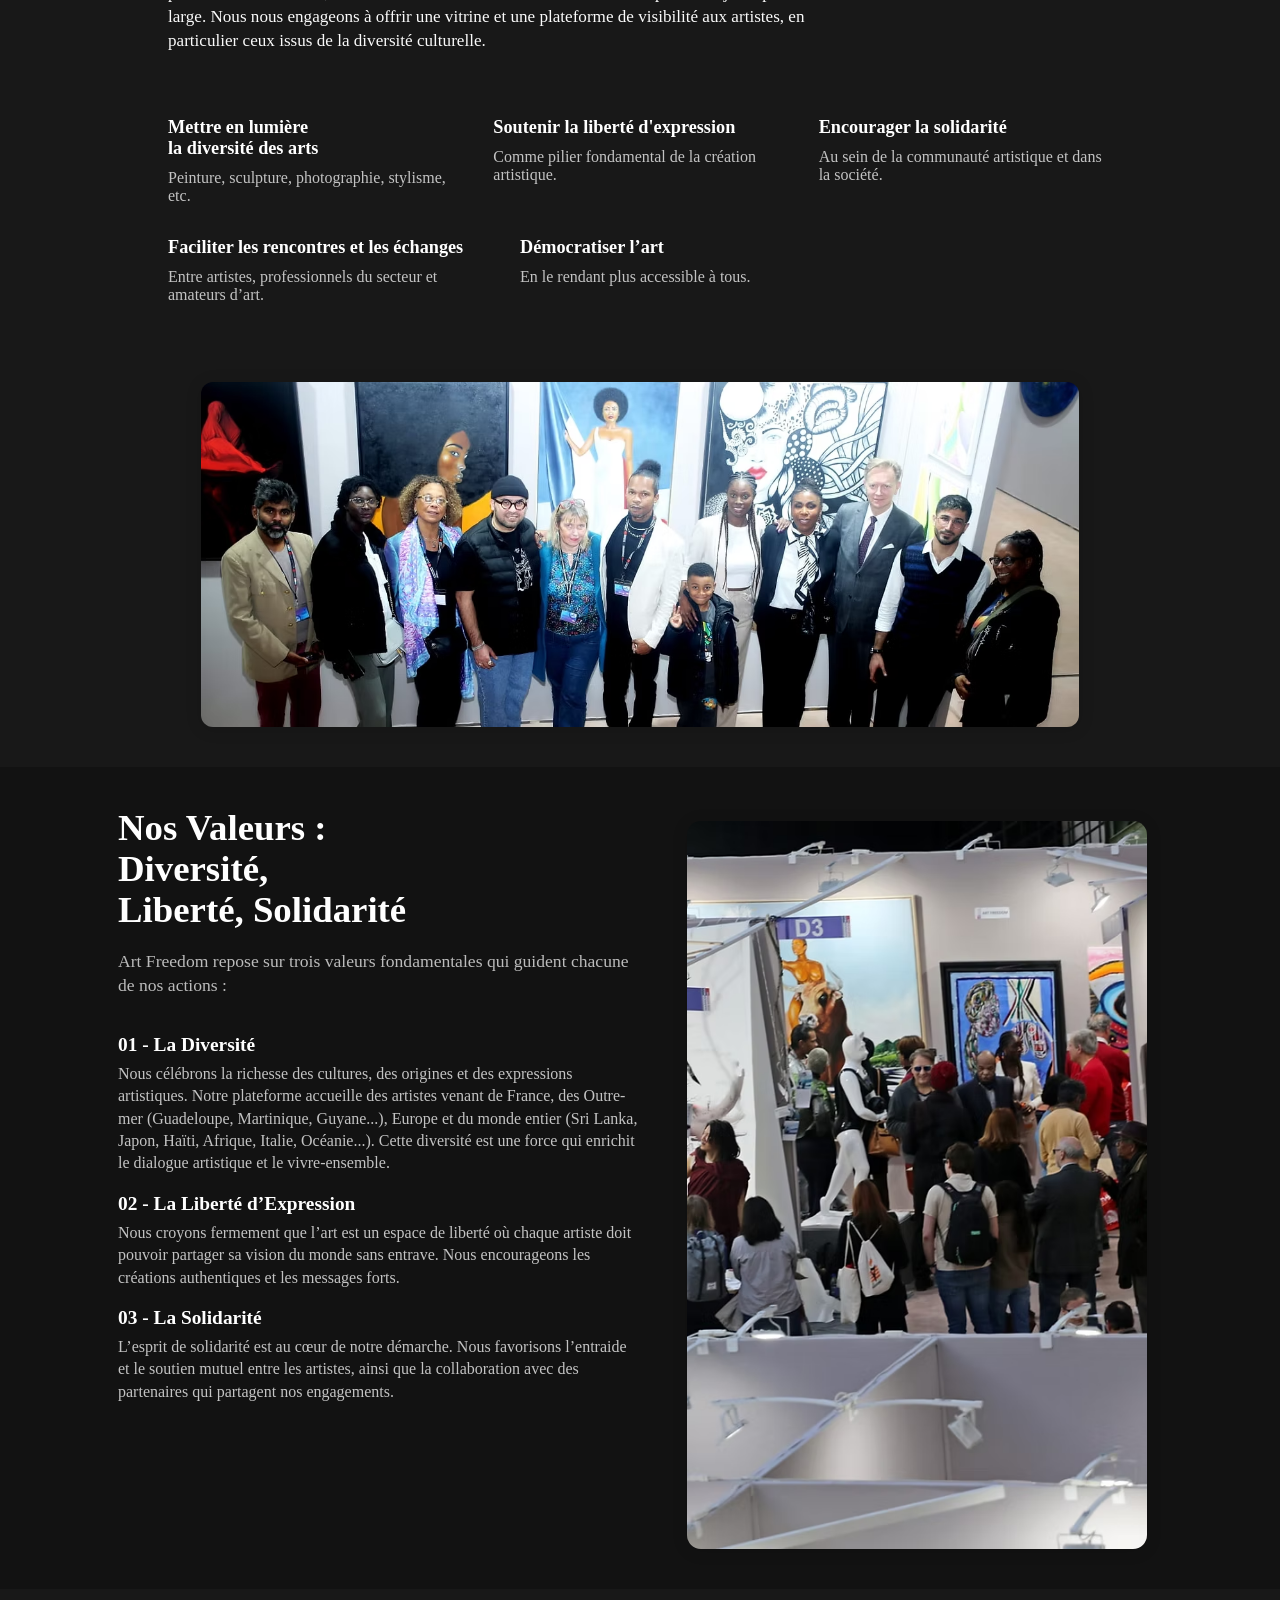
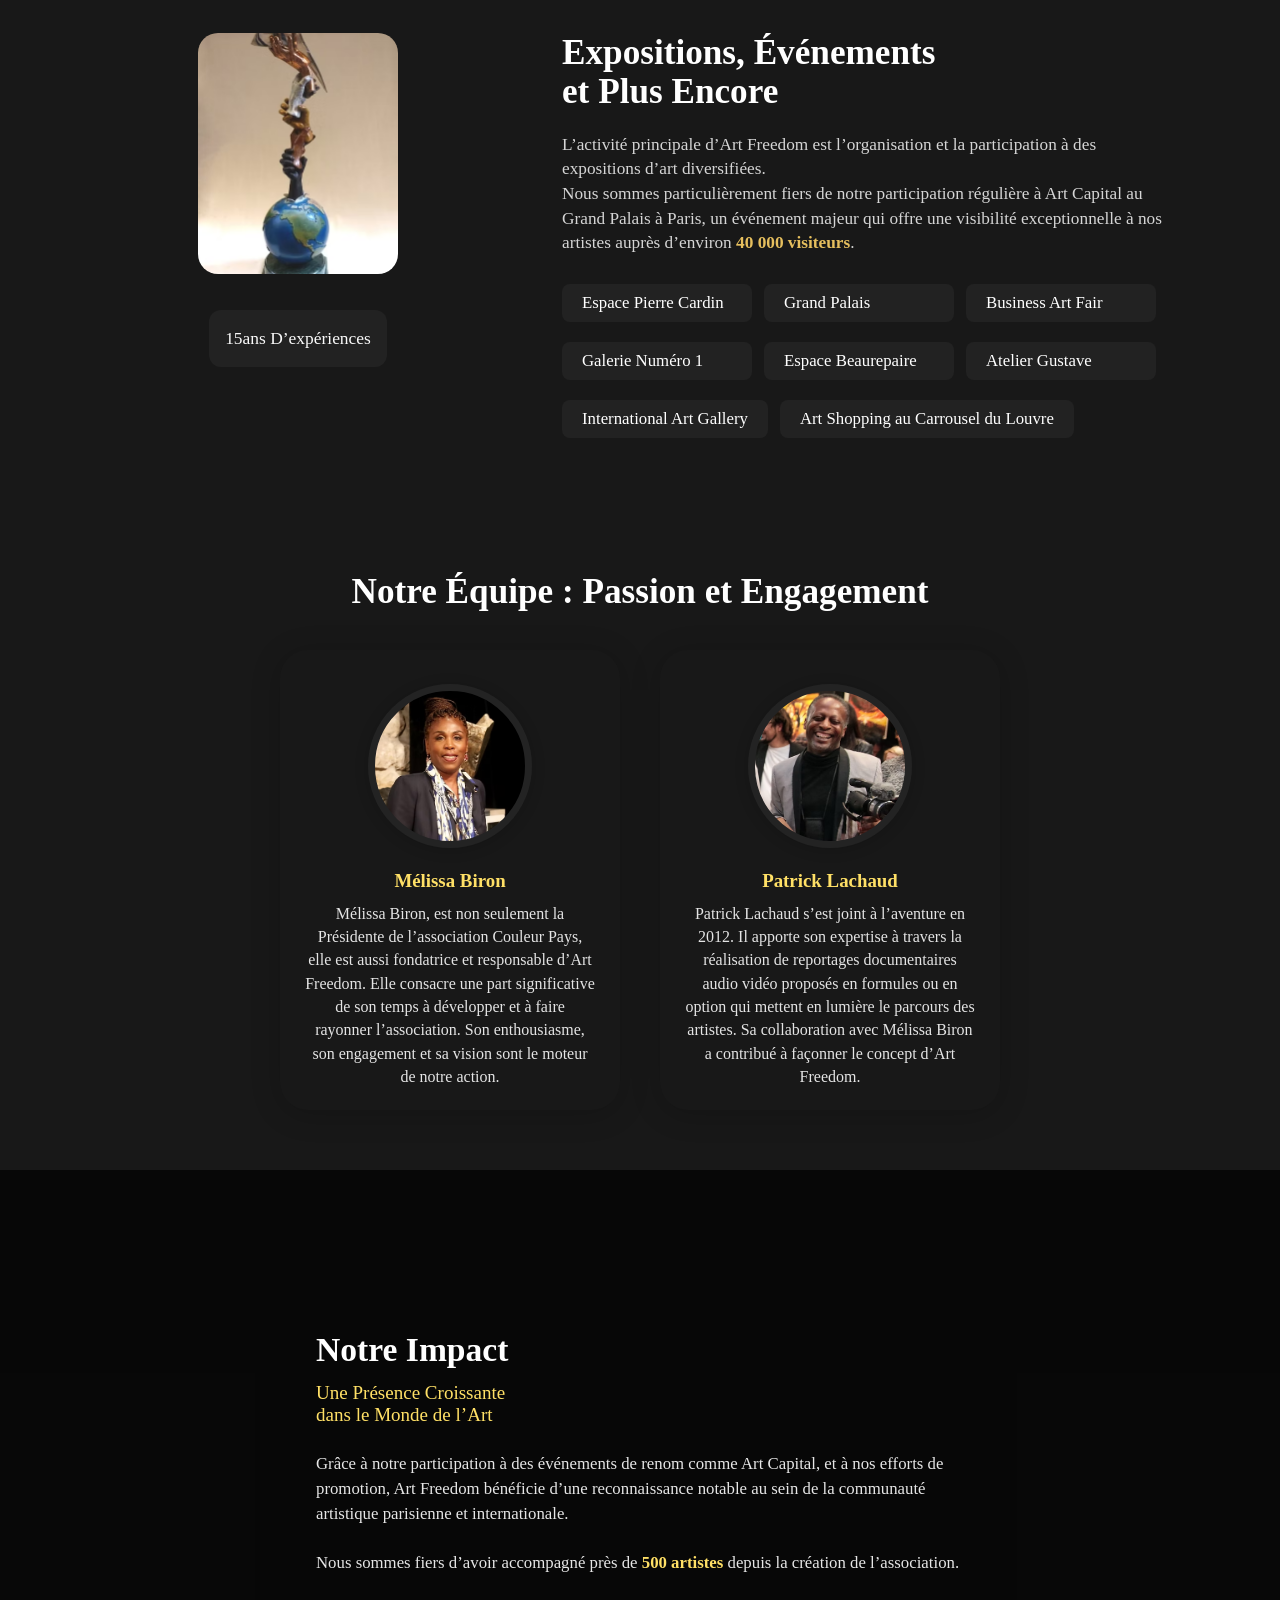
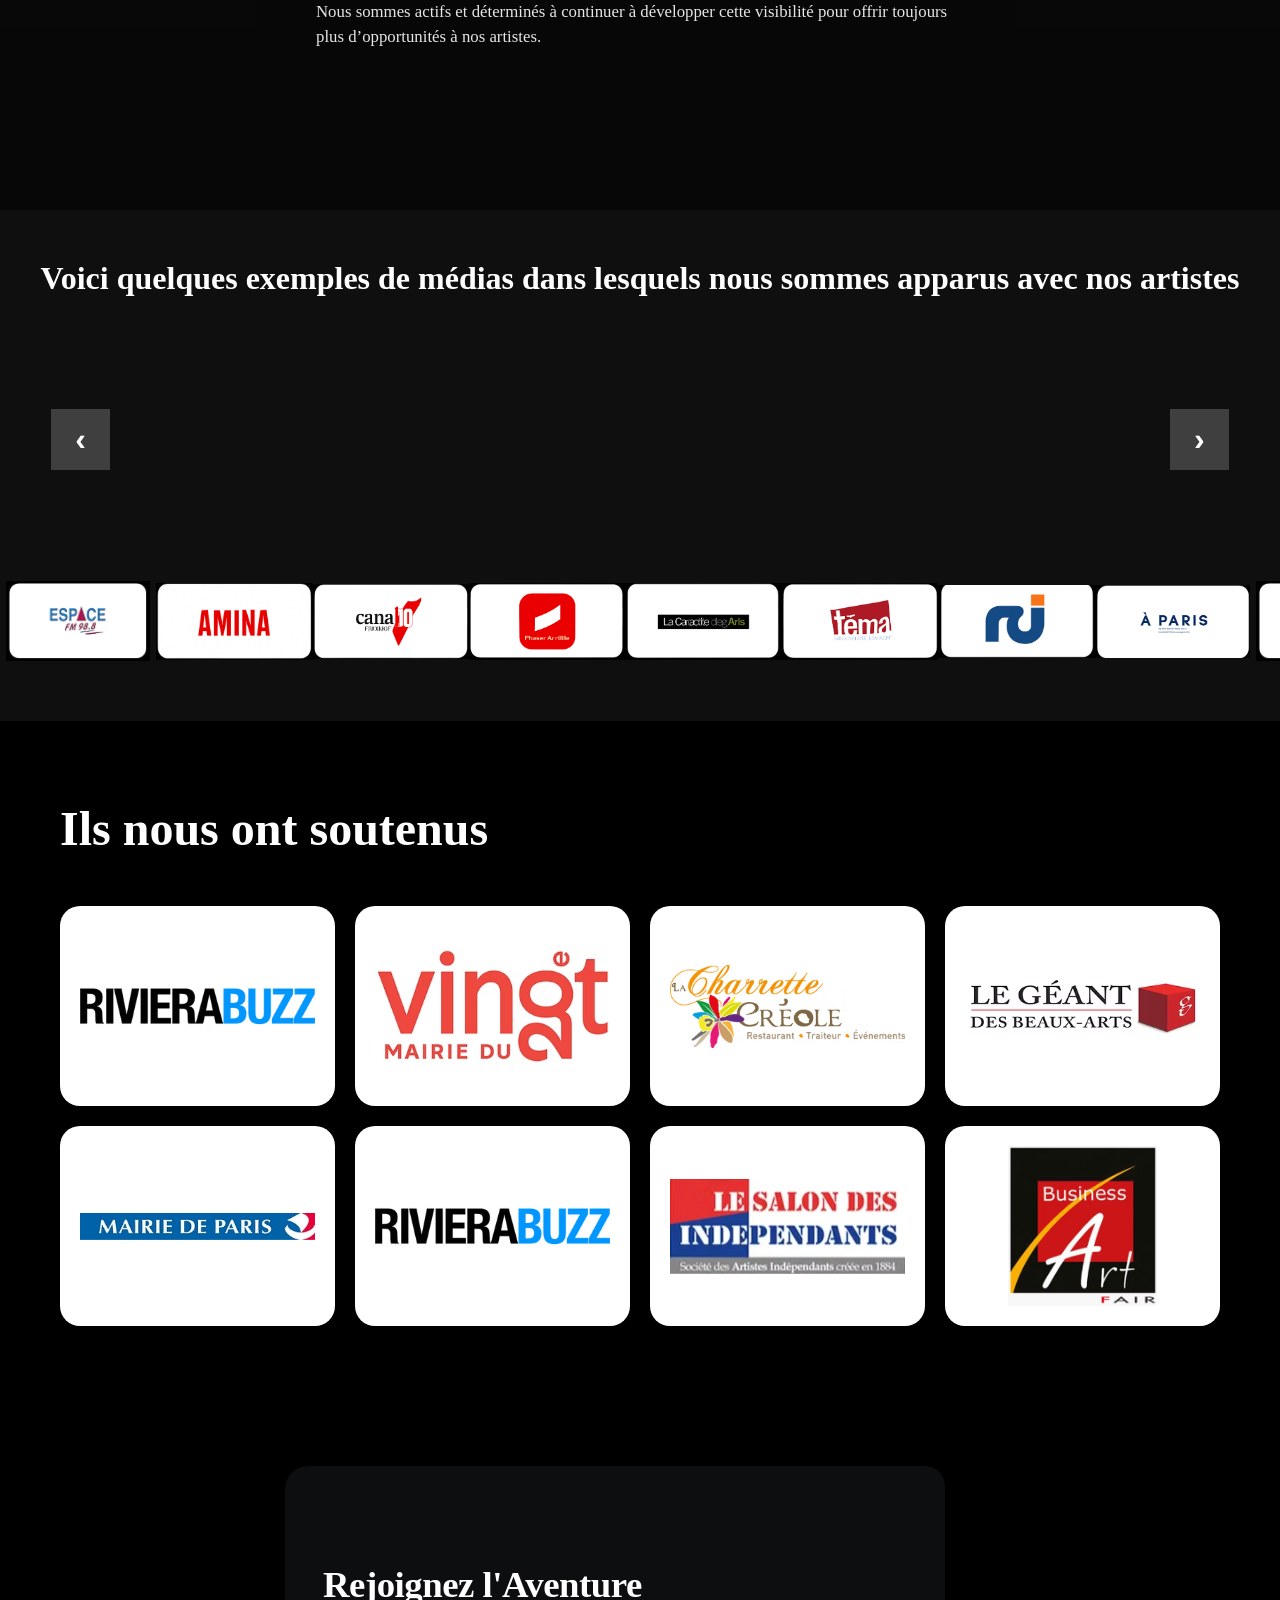
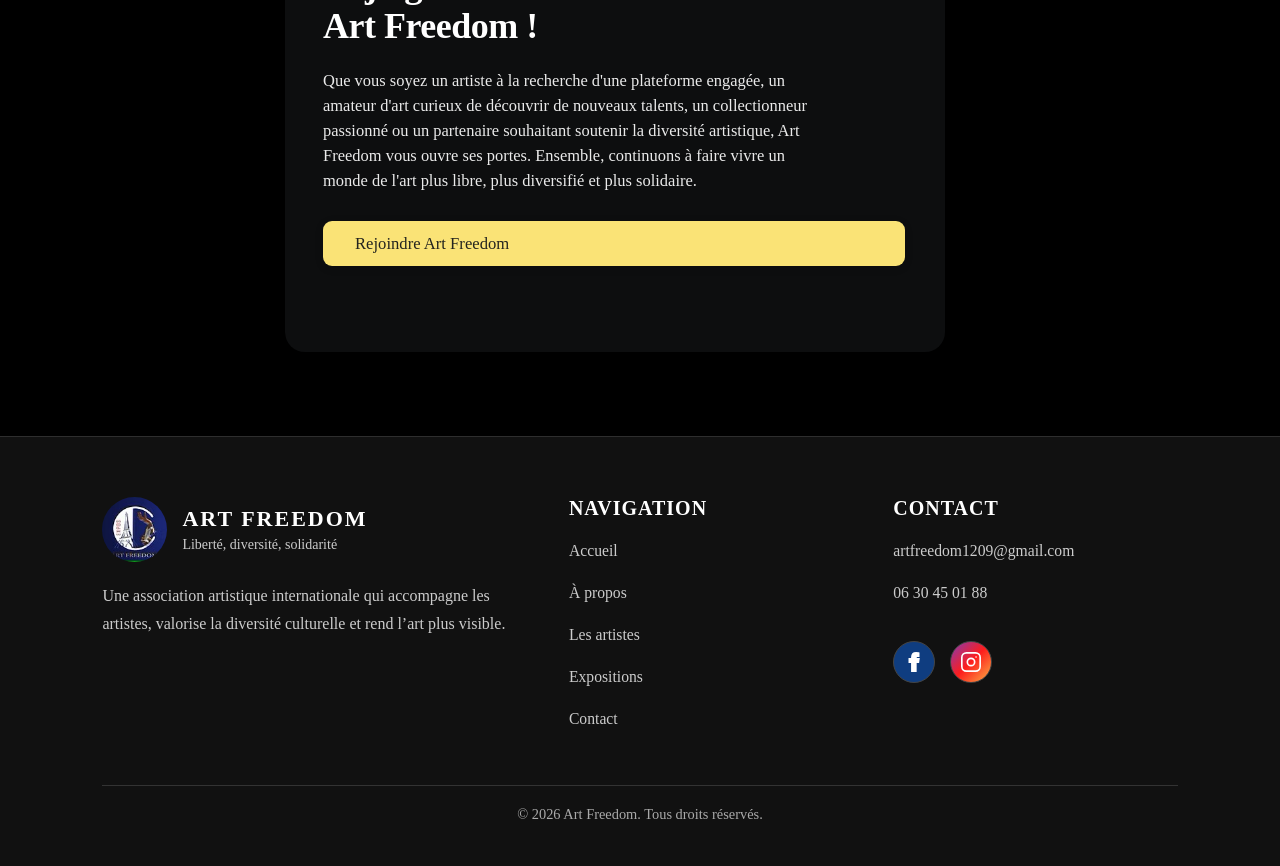
<file: À propos.html>
<!DOCTYPE html>
<html lang="fr">
<head>
  <meta charset="UTF-8">
  <meta name="viewport" content="width=device-width, initial-scale=1.0">
  <title>à propos - Art Freedom</title>
  <link rel="stylesheet" href="style.css">
</head>
<body>

     <header class="navbar">
  <div class="nav-container">
    
    <!-- Logo -->
    <div class="nav-logo">
      <img src="./image/logo art freedom.jpg" alt="Logo Art Freedom">
      <div class="nav-logo-text">
        <span class="nav-brand">ART FREEDOM</span>
        <span class="nav-tagline">Diversité artistique sans frontières</span>
      </div>
    </div>

    <!-- Menu -->
    <nav class="nav-menu">
      <a href="index.html" class="active">Accueil</a>
      <a href="À propos.html">À propos</a>
      <a href="artistes.html">Les artistes</a>
      <a href="expositions.html">Expositions</a>
      <a href="contact.html">Contact</a>
    </nav>

    <!-- Réseaux sociaux -->
     <div class="nav-socials">
  <a class="social-link social-facebook" href="https://www.facebook.com/expoartfreedom/videos?locale=fr_FR" target="_blank" rel="noopener noreferrer" aria-label="Facebook">
    <svg viewBox="0 0 24 24" aria-hidden="true">
      <path d="M14 8.5V6.8c0-.8.3-1.2 1.2-1.2H17V2.4c-.9-.1-1.8-.2-2.7-.2-2.7 0-4.5 1.6-4.5 4.6v1.7H7v3.6h2.8V22h4.1v-9.9h2.8l.5-3.6H14Z"></path>
    </svg>
  </a>

  <a class="social-link social-instagram" href="https://www.instagram.com/art_freedom_le_collectif" target="_blank" rel="noopener noreferrer" aria-label="Instagram">
    <svg viewBox="0 0 24 24" aria-hidden="true">
      <path d="M7 2h10a5 5 0 0 1 5 5v10a5 5 0 0 1-5 5H7a5 5 0 0 1-5-5V7a5 5 0 0 1 5-5Z"></path>
      <path d="M12 8a4 4 0 1 0 0 8 4 4 0 1 0 0-8Z"></path>
      <path d="M17.5 6.5h.01"></path>
    </svg>
  </a>
</div>
  </div>
</header>

 <!-- SECTION 1 : À propos -->
  <section class="about-section">
    <div class="about-container">
      <h1>À Propos d'Art Freedom</h1>
      <h2>Au Cœur de la Diversité Artistique et Humaine</h2>
      <p>
        Art Freedom se dédie à la célébration de la diversité artistique, à la promotion de la liberté d’expression et à
        l'incarnation de la solidarité dans le monde de l'art. Fondée sur une vision passionnée, notre association s'est
        imposée comme un espace incontournable où les talents de tous horizons se rencontrent, s'épanouissent et partagent leur unicité.
      </p>
    </div>
   
   
  </section>

  <!-- SECTION 2 : Histoire -->
  <section class="history-section">
    <div class="history-image">
      <img src="./image/1BB40611997C81EDF1FEA113152222500.png" alt="Mélissa Biron">
    </div>
    <div class="history-content">
      <h2>Notre Histoire , un souhait devenu Réalité</h2>
      <p>
        L’histoire d’Art Freedom est intrinsèquement liée à la passion et à la détermination de <strong>Mélissa Biron, Présidente de l’association Couleurs Pays</strong>. Forte d’une fibre artistique depuis sa jeunesse et d’un souhait devenu réalité de mettre en lumière les créateurs, Mélissa Biron a créé cette association pour offrir une scène aux artistes qui méritent d’être vus et entendus.
      </p>
      <p>
        Dès sa première exposition, intitulée "Les Cinq Continents", l’objectif était clair : <strong>réunir des artistes venant du monde entier et célébrer la richesse de la diversité artistique et culturelle</strong>. Ce concept fondateur a perduré et s’est développé pour devenir ce qu’est aujourd’hui Art Freedom : <strong>un mouvement qui transcende les frontières et les disciplines artistiques</strong>.
      </p>
    </div>
  </section>

<!-- SECTION 3 : Mission -->
<section class="mission-section" style="background:#181818; color:#fff; padding: 40px 0; font-family: serif;">
  <div class="container" style="max-width:1000px;margin:auto;">
    <div class="logo-header" style="display: flex; align-items: flex-start;">
      <div>
        <h1 style="font-size:2.8rem; font-weight:700; margin-bottom:16px;">Notre Mission :</h1>
        <h2 style="font-size:2.1rem; font-weight:700; margin-bottom:18px; line-height:1.1;">Promouvoir, Valoriser et Rendre l'Art Accessible</h2>
        <p style="max-width: 650px; margin:0 0 28px; line-height:1.4;">
          La mission d’Art Freedom, en lien étroit avec celle de l'association Couleurs Pays, est triple&nbsp;: promouvoir les artistes, valoriser leur art et rendre l’art accessible à un public toujours plus large. Nous nous engageons à offrir une vitrine et une plateforme de visibilité aux artistes, en particulier ceux issus de la diversité culturelle.
        </p>
      </div>
    </div>
    
    <div class="mission-columns" style="display: flex; flex-wrap: wrap; gap: 32px; margin-top: 36px; margin-bottom: 40px;">
      <div style="flex:1 1 250px;">
        <h3 style="font-size:1.14rem; margin-bottom:10px;">Mettre en lumière<br>la diversité des arts</h3>
        <p style="color:#c3c3c3;font-size:1rem;">Peinture, sculpture, photographie, stylisme, etc.</p>
      </div>
      <div style="flex:1 1 250px;">
        <h3 style="font-size:1.14rem; margin-bottom:10px;">Soutenir la liberté d'expression</h3>
        <p style="color:#c3c3c3;font-size:1rem;">Comme pilier fondamental de la création artistique.</p>
      </div>
      <div style="flex:1 1 250px;">
        <h3 style="font-size:1.14rem; margin-bottom:10px;">Encourager la solidarité</h3>
        <p style="color:#c3c3c3;font-size:1rem;">Au sein de la communauté artistique et dans la société.</p>
      </div>
      <div style="flex:1 1 250px;">
        <h3 style="font-size:1.14rem; margin-bottom:10px;">Faciliter les rencontres et les échanges</h3>
        <p style="color:#c3c3c3;font-size:1rem;">Entre artistes, professionnels du secteur et amateurs d’art.</p>
      </div>
      <div style="flex:1 1 250px;">
        <h3 style="font-size:1.14rem; margin-bottom:10px;">Démocratiser l’art</h3>
        <p style="color:#c3c3c3;font-size:1rem;">En le rendant plus accessible à tous.</p>
      </div>
    </div>
    <div style="margin-top:34px;display:flex;justify-content:center;">
      <img src="./image/3FE76CE65637A9FD5B9F81410EC9D2D10.avif" alt="Événement Art Freedom" style="width:93%;border-radius:12px;box-shadow:0 2px 16px rgba(0,0,0,0.15);">
      <!-- Remplace ./image/mission_photo.jpg par ton chemin d'image réel -->
    </div>
  </div>
</section>

<!-- SECTION 4 : Valeurs -->
<section class="valeurs-section" style="background:#121212; color:#fff; padding: 40px 0;">
  <div class="container" style="display: flex;max-width:1100px; margin:auto; flex-wrap:wrap;">
    <div style="flex: 1 1 380px; min-width:340px;">
      <h2 style="font-size:2.3rem; font-weight:700;">Nos Valeurs&nbsp;:<br>Diversité,<br>Liberté, Solidarité</h2>
      <p style="margin:18px 0 36px;color:#bbb;max-width:600px;font-size:1.1rem;">Art Freedom repose sur trois valeurs fondamentales qui guident chacune de nos actions&nbsp;:</p>
      <div style="margin-bottom:18px;">
        <h3 style="font-size:1.21rem;margin-bottom:7px;">01&nbsp;-&nbsp;La Diversité</h3>
        <p style="color:#c3c3c3;">Nous célébrons la richesse des cultures, des origines et des expressions artistiques. Notre plateforme accueille des artistes venant de France, des Outre-mer (Guadeloupe, Martinique, Guyane...), Europe et du monde entier (Sri Lanka, Japon, Haïti, Afrique, Italie, Océanie...). Cette diversité est une force qui enrichit le dialogue artistique et le vivre-ensemble.</p>
      </div>
      <div style="margin-bottom:18px;">
        <h3 style="font-size:1.21rem;margin-bottom:7px;">02&nbsp;-&nbsp;La Liberté d’Expression</h3>
        <p style="color:#c3c3c3;">Nous croyons fermement que l’art est un espace de liberté où chaque artiste doit pouvoir partager sa vision du monde sans entrave. Nous encourageons les créations authentiques et les messages forts.</p>
      </div>
      <div>
        <h3 style="font-size:1.21rem;margin-bottom:7px;">03&nbsp;-&nbsp;La Solidarité</h3>
        <p style="color:#c3c3c3;">L’esprit de solidarité est au cœur de notre démarche. Nous favorisons l’entraide et le soutien mutuel entre les artistes, ainsi que la collaboration avec des partenaires qui partagent nos engagements.</p>
      </div>
    </div>
    <div style="flex: 1 1 350px; min-width:320px; display:flex;justify-content:center;align-items:center;">
      <img src="./image/55D6136026B5AD3A9C7939F2BA96713B0.avif" alt="Salon ou exposition Art Freedom" style="width:94%;border-radius:14px; box-shadow:0 2px 16px rgba(0,0,0,0.14);margin-top:14px;">
      <!-- Remplace ./image/valeurs_photo.jpg par ton image réelle -->
    </div>
  </div>
</section>

<!-- SECTION 5 : Expositions -->
<section class="expos-section" style="background: #181818; color: #fff; padding: 44px 0 56px;">
  <div class="container" style="display:flex; flex-wrap:wrap; max-width:1100px; margin:auto;">
    <div style="flex: 1 1 320px; min-width:285px;display:flex;flex-direction:column;align-items:center;margin-right:40px;">
      <img src="./image/trophée Art freedom.avif" alt="Trophée Art Freedom" style="width:90%;max-width:200px; border-radius:20px; margin-bottom:24px;">
      <!-- Remplace ./image/trophee_globe.jpg par ton image réelle -->
      <div style="background: #222; padding: 18px 16px; border-radius: 12px; color: #fafafa; margin-top: 12px; min-width:165px; font-size:1.09rem;">
        15ans D’expériences
      </div>
    </div>
    <div style="flex: 3 1 480px; min-width:350px;">
      <h2 style="font-size:2.2rem; font-weight:700;">Expositions, Événements<br>et Plus Encore</h2>
      <p style="margin:21px 0 10px; color:#d5d5d5; font-size:1.08rem;">
        L’activité principale d’Art Freedom est l’organisation et la participation à des expositions d’art diversifiées.<br>
        Nous sommes particulièrement fiers de notre participation régulière à Art Capital au Grand Palais à Paris, un événement majeur qui offre une visibilité exceptionnelle à nos artistes auprès d’environ <span style="color: #e6bf5e; font-weight:700;">40&nbsp;000 visiteurs</span>.
      </p>
      <ul style="display: flex; flex-wrap:wrap; gap:12px; list-style:none; margin:28px 0 0 0; padding: 0;">
        <li style="background:#222; color:#fff; border-radius:8px; padding:9px 20px; min-width:190px;margin-bottom:8px;">Espace Pierre Cardin</li>
        <li style="background:#222; color:#fff; border-radius:8px; padding:9px 20px; min-width:190px;margin-bottom:8px;">Grand Palais</li>
        <li style="background:#222; color:#fff; border-radius:8px; padding:9px 20px; min-width:190px;margin-bottom:8px;">Business Art Fair</li>
        <li style="background:#222; color:#fff; border-radius:8px; padding:9px 20px; min-width:190px;margin-bottom:8px;">Galerie Numéro 1</li>
        <li style="background:#222; color:#fff; border-radius:8px; padding:9px 20px; min-width:190px;margin-bottom:8px;">Espace Beaurepaire</li>
        <li style="background:#222; color:#fff; border-radius:8px; padding:9px 20px; min-width:190px;margin-bottom:8px;">Atelier Gustave</li>
        <li style="background:#222; color:#fff; border-radius:8px; padding:9px 20px; min-width:190px;margin-bottom:8px;">International Art Gallery</li>
        <li style="background:#222; color:#fff; border-radius:8px; padding:9px 20px; min-width:190px;margin-bottom:8px;">Art Shopping au Carrousel du Louvre</li>
      </ul>
    </div>
  </div>
</section>

<section class="team-section">
  <h2>Notre Équipe : Passion et Engagement</h2>
  <div class="team-cards">
    <div class="team-card">
      <div class="team-photo" style="background-image:url('./image/Mélissa\ Biron.avif');"></div>
      <div class="team-text">
        <div class="team-title" style="color:#ffe066;">Mélissa Biron</div>
        <div class="team-desc">
          Mélissa Biron, est non seulement la Présidente de l’association Couleur Pays, elle est aussi fondatrice et responsable d’Art Freedom. Elle consacre une part significative de son temps à développer et à faire rayonner l’association. Son enthousiasme, son engagement et sa vision sont le moteur de notre action.
        </div>
      </div>
    </div>
    <div class="team-card">
      <div class="team-photo" style="background-image:url('./image/Parick\ Lachaud.avif');"></div>
      <div class="team-text">
        <div class="team-title" style="color:#ffe066;">Patrick Lachaud</div>
        <div class="team-desc">
          Patrick Lachaud s’est joint à l’aventure en 2012. Il apporte son expertise à travers la réalisation de reportages documentaires audio vidéo proposés en formules ou en option qui mettent en lumière le parcours des artistes. Sa collaboration avec Mélissa Biron a contribué à façonner le concept d’Art Freedom.
        </div>
      </div>
    </div>
  </div>
</section>

<section class="impact-section">
  <div class="impact-bg">
    <!-- Pour une image de fond, utilise img src. Pour une vidéo, adapte le src ci-dessous : -->
    <video class="impact-video" src="./image/12538533_1920_1080_30fps.mp4" autoplay loop muted playsinline></video>
    <!-- Pour une image statique : -->
    <!-- <img src="./image/impact-fond.jpg" alt="Impact fond" class="impact-img-bg"> -->
    <div class="impact-overlay"></div>
  </div>
  <div class="impact-content">
    <h2>Notre Impact</h2>
    <div class="impact-highlight" style="color:#ffe066;">
      Une Présence Croissante<br>dans le Monde de l’Art
    </div>
    <p>
      Grâce à notre participation à des événements de renom comme Art Capital, et à nos efforts de promotion, Art Freedom bénéficie d’une reconnaissance notable au sein de la communauté artistique parisienne et internationale.<br><br>
      Nous sommes fiers d’avoir accompagné près de <span style="font-weight:bold;color:#ffe066;">500 artistes</span> depuis la création de l’association.<br><br>
      Nous sommes actifs et déterminés à continuer à développer cette visibilité pour offrir toujours plus d’opportunités à nos artistes.
    </p>
  </div>
</section>

<section class="media-section">
  <h2>Voici quelques exemples de médias dans lesquels nous sommes apparus avec nos artistes</h2>

  <!-- CARROUSEL VIDEOS -->
  <div class="carousel-videos">
    <button class="carousel-btn left-btn">&#8249;</button>
    <div class="carousel-track">
      <div class="carousel-item">
        <iframe src="https://www.youtube.com/embed/gkRrnvJL9Z4?si=7xiX-njrTWxJOuDJ" frameborder="0" allowfullscreen></iframe>
      </div>
      <div class="carousel-item">
        <iframe src="https://www.youtube.com/embed/s9RRVfHsKBI?si=9t5twn39mpLl9ro4" frameborder="0" allowfullscreen></iframe>
      </div>
      <div class="carousel-item">
        <iframe src="https://www.youtube.com/embed/Yg10p5igl6A?si=Rx4TGMjhE8_EZCWF" frameborder="0" allowfullscreen></iframe>
      </div>
    </div>
    <button class="carousel-btn right-btn">&#8250;</button>
  </div>

  <!-- PARTENAIRES DEFILANT -->
  <div class="partner-slider">
    <div class="slide-track">
      <!-- Mets autant de logos que tu veux, en doublant pour effet continu -->
      <div class="slide"><img src="./Logos Médias/Capture d écran 2025-08-06 153414.png" alt="Partner 1"></div>
      <div class="slide"><img src="./Logos Médias/Capture d écran 2025-08-05 183741.png" alt="Partner 2"></div>
      <div class="slide"><img src="./Logos Médias/Capture d écran 2025-08-06 152459.png" alt="Partner 3"></div>
      <div class="slide"><img src="./Logos Médias/Capture d écran 2025-08-06 152530.png" alt="Partner 4"></div>
      <div class="slide"><img src="./Logos Médias/Capture d écran 2025-08-06 152615.png" alt="Partner 5"></div>
      <div class="slide"><img src="./Logos Médias/Capture d écran 2025-08-06 152642.png" alt="Partner 6"></div>
      <div class="slide"><img src="./Logos Médias/Capture d écran 2025-08-06 152645.png" alt="Partner 7"></div>
      <div class="slide"><img src="./Logos Médias/Capture d écran 2025-08-06 152659.png" alt="Partner 8"></div>
      <div class="slide"><img src="./Logos Médias/Capture d écran 2025-08-06 153414.png" alt="Partner 1"></div>
      <div class="slide"><img src="./Logos Médias/Capture d écran 2025-08-05 183741.png" alt="Partner 2"></div>
      <div class="slide"><img src="./Logos Médias/Capture d écran 2025-08-06 152459.png" alt="Partner 3"></div>
      <div class="slide"><img src="./Logos Médias/Capture d écran 2025-08-06 152530.png" alt="Partner 4"></div>
      <div class="slide"><img src="./Logos Médias/Capture d écran 2025-08-06 152615.png" alt="Partner 5"></div>
      <div class="slide"><img src="./Logos Médias/Capture d écran 2025-08-06 152642.png" alt="Partner 6"></div>
      <div class="slide"><img src="./Logos Médias/Capture d écran 2025-08-06 152645.png" alt="Partner 7"></div>
      <div class="slide"><img src="./Logos Médias/Capture d écran 2025-08-06 152659.png" alt="Partner 8"></div>
      
        </div>
  </div>

  <script>
  const track = document.querySelector('.carousel-track');
  const leftBtn = document.querySelector('.left-btn');
  const rightBtn = document.querySelector('.right-btn');
  let currentIndex = 0;

  leftBtn.addEventListener('click', () => {
    currentIndex = Math.max(currentIndex - 1, 0);
    updateCarousel();
  });

  rightBtn.addEventListener('click', () => {
    const maxIndex = document.querySelectorAll('.carousel-item').length - 1;
    currentIndex = Math.min(currentIndex + 1, maxIndex);
    updateCarousel();
  });

  function updateCarousel() {
    const offset = -currentIndex * 340; // item width + margin
    track.style.transform = `translateX(${offset}px)`;
  }
</script>

</section>

  <section class="sponsors-section">
  <h2>Ils nous ont soutenus</h2>
  <div class="sponsors-grid">
    <div class="sponsor-card"><img src="./Logos Sponsors/RB-RETINA-520.avif" alt="Logo 1"></div>
    <div class="sponsor-card"><img src="./Logos Sponsors/image_processing20231107-20780-1v0u1ow_edited.avif" alt="Logo 2"></div>
    <div class="sponsor-card"><img src="./Logos Sponsors/logo-la-charrette-creole.avif" alt="Logo 3"></div>
    <div class="sponsor-card"><img src="./Logos Sponsors/logo_gba_2010_hd.avif" alt="Logo 4"></div>
    <div class="sponsor-card"><img src="./Logos Sponsors/Mairie_De_Paris_svg.avif" alt="Logo 5"></div>
    <div class="sponsor-card"><img src="./Logos Sponsors/RB-RETINA-520.avif" alt="Logo 6"></div>
    <div class="sponsor-card"><img src="./Logos Sponsors/salon-artistes-independants_edited.avif" alt="Logo 7"></div>
    <div class="sponsor-card"><img src="./Logos Sponsors/unnamed.avif" alt="Logo 8"></div>
  </div>
</section>

<section class="af-hero">
  <div class="af-hero-bg">
    <div class="af-hero-overlay">
      <h1>
        Rejoignez l'Aventure<br>
        <span>Art Freedom&nbsp;!</span>
      </h1>
      <p>
        Que vous soyez un artiste à la recherche d'une plateforme engagée, un amateur d'art curieux de découvrir de nouveaux talents, un collectionneur passionné ou un partenaire souhaitant soutenir la diversité artistique, Art Freedom vous ouvre ses portes. Ensemble, continuons à faire vivre un monde de l'art plus libre, plus diversifié et plus solidaire.
      </p>
      <a href="#contact" class="af-btn">Rejoindre Art Freedom</a>
    </div>
  </div>
</section>

  <footer class="site-footer">
    <div class="footer-container">

      <div class="footer-brand">
        <div class="footer-logo">
          <img src="./image/logo art freedom.jpg" alt="Logo Art Freedom">
          <div>
            <h2>ART FREEDOM</h2>
            <p>Liberté, diversité, solidarité</p>
          </div>
        </div>

        <p class="footer-text">
          Une association artistique internationale qui accompagne les artistes,
          valorise la diversité culturelle et rend l’art plus visible.
        </p>
      </div>

      <div class="footer-links">
        <h3>Navigation</h3>
        <a href="index.html">Accueil</a>
        <a href="À propos.html">À propos</a>
        <a href="artistes.html">Les artistes</a>
        <a href="expositions.html">Expositions</a>
        <a href="contact.html">Contact</a>
      </div>

      <div class="footer-contact">
        <h3>Contact</h3>
        <a href="mailto:artfreedom1209@gmail.com">artfreedom1209@gmail.com</a>
        <a href="tel:0630450188">06 30 45 01 88</a>

        <div class="footer-socials">
          <a href="https://www.facebook.com/expoartfreedom/videos?locale=fr_FR" target="_blank" rel="noopener noreferrer" aria-label="Facebook">
            <svg viewBox="0 0 24 24" aria-hidden="true">
              <path d="M14 8.5V6.8c0-.8.3-1.2 1.2-1.2H17V2.4c-.9-.1-1.8-.2-2.7-.2-2.7 0-4.5 1.6-4.5 4.6v1.7H7v3.6h2.8V22h4.1v-9.9h2.8l.5-3.6H14Z"></path>
            </svg>
          </a>

          <a href="https://www.instagram.com/art_freedom_le_collectif" target="_blank" rel="noopener noreferrer" aria-label="Instagram">
            <svg viewBox="0 0 24 24" aria-hidden="true">
              <path d="M7 2h10a5 5 0 0 1 5 5v10a5 5 0 0 1-5 5H7a5 5 0 0 1-5-5V7a5 5 0 0 1 5-5Z"></path>
              <path d="M12 8a4 4 0 1 0 0 8 4 4 0 1 0 0-8Z"></path>
              <path d="M17.5 6.5h.01"></path>
            </svg>
          </a>
        </div>
      </div>

    </div>

    <div class="footer-bottom">
      <p>© 2026 Art Freedom. Tous droits réservés.</p>
    </div>
  </footer>

</body>
</html>
</file>
<file: style.css>
html, body {
  background-color: #000;
  color: #fff;
  margin: 0;
  padding: 0;
  font-family: sans-serif;
}
* {
  margin: 0;
  padding: 0;
  box-sizing: border-box;
}

body {
  overflow-x: hidden; /* Empêche le scroll horizontal */
}


.navbar {
  position: absolute;
  top: 0;
  left: 0;
  width: 100%;
  z-index: 10;
  background-color: #9e252500;
  padding: 15px 30px;
  font-family: Arial, sans-serif;
}



.nav-container {
  display: flex;
  align-items: center;
  justify-content: space-between;
  max-width: 1200px;
  margin: 0 auto;
}

.nav-logo {
  display: flex;
  align-items: center;
  font-weight: bold;
}

.nav-logo img {
  height: 40px;
  margin-right: 10px;
}

.nav-menu {
  display: flex;
  gap: 25px;
}

.nav-menu a {
  color: #fff;
  text-decoration: none;
  text-transform: capitalize;
  font-weight: 500;
}

.nav-menu a:hover {
  color: #7a00cc;
}

.nav-socials {
  display: flex;
  gap: 15px;
}

.nav-socials img {
  height: 20px;
  transition: transform 0.2s;
}

.nav-socials img:hover {
  transform: scale(1.2);
}




/* ===== VIDÉO EN FOND ===== */
.hero-section {
  position: relative;
  height: 100vh;
  width: 100%;
  overflow: hidden;
 
}

.background-video {
  position: absolute;
  top: 0;
  left: 0;
  height: 100%;
  width: 100%;
  object-fit: cover;
  z-index: 0;
}

/* ===== CONTENU DU HERO ===== */
.hero-content {
  position: relative;
  z-index: 1;
  width: 50%;
  height: 100%;
  display: flex;
  flex-direction: column;
  justify-content: center;
  padding-left: 80px;
  padding-right: 40px;
  color: white;
  background: linear-gradient(to right, rgba(0, 0, 0, 0.6), transparent);
}

.hero-content h1 {
  font-size: 3rem;
  font-weight: bold;
  margin-bottom: 20px;
}

.hero-content p {
  font-size: 1.3rem;
  line-height: 1.6;
}


.mission-section-custom {
  background: #181818;
  color: #fff;
  padding: 80px 0 80px 0;
  display: flex;
  justify-content: center;
}

.mission-content {
  text-align: center;
  max-width: 700px;
  margin: 0 auto;
}

.mission-content h2 {
  font-family: 'Playfair Display', 'Georgia', serif;
  font-size: 2.5rem;
  font-weight: bold;
  margin-bottom: 24px;
  color: #fff;
  letter-spacing: 0.3px;
}

.mission-desc {
  color: #c9c9c9;
  font-size: 1.09rem;
  line-height: 1.7;
  margin-bottom: 50px;
  padding: 0 18px;
}

.mission-quote-box {
  display: flex;
  align-items: center;
  justify-content: center;
  background: #202020;
  box-shadow: 0 0 24px rgba(0,0,0,0.36);
  border-radius: 23px;
  padding: 22px 34px;
  max-width: 520px;
  margin: 0 auto;
  text-align: left;
  gap: 24px;
}

.mission-photo {
  width: 75px;
  height: 75px;
  border-radius: 50%;
  background-size: cover;
  background-position: center;
  margin-right: 10px;
  border: 2px solid #333;
  flex-shrink: 0;
}

.mission-quote-text {
  display: flex;
  flex-direction: column;
  justify-content: center;
}

.mission-quote-text .main-quote {
  color: #e4e4e4;
  font-size: 1.1rem;
  margin: 0 0 8px 0;
  font-style: italic;
}

.mission-quote-text .author {
  color: #ffd86b;
  font-weight: bold;
  font-size: 0.97rem;
  letter-spacing: 0.3px;
}

@media (max-width: 600px) {
  .mission-quote-box {
    flex-direction: column;
    align-items: center;
    padding: 20px 13px;
    text-align: center;
    gap: 8px;
  }
  .mission-photo {
    margin: 0 0 12px 0;
  }
}

.after-hero {
    position: relative;
    width: 100%;
}

.after-hero-video-wrapper {
    height: 500px; /* Taille réduite de la section vidéo */
    overflow: hidden;
}

.after-hero-video {
    width: 100%;
    height: 100%;
    object-fit: cover;
    display: block;
}

/* Bouton centré sur la vidéo */
.btn-artistes {
    position: absolute;
    top: 50%;
    left: 50%;
    transform: translate(-50%, -50%);
    background-color: black;
    color: white;
    padding: 15px 30px;
    border-radius: 8px;
    font-size: 1.2rem;
    font-weight: bold;
    text-decoration: none;
    transition: background-color 0.3s ease;
}

.btn-artistes:hover {
    background-color: #333;
}


body, html {
  margin: 0;
  padding: 0;
  height: 100%;
  font-family: "Montserrat", Arial, sans-serif;
}

.background {
  min-height: 100vh;
  width: 100%;
  background: linear-gradient(135deg, #fa3876 0%, #5352ed 100%);
  background-size: cover;
}

.container {
  max-width: 1200px;
  margin: 0 auto;
  padding: 50px 16px 0 16px;
}

.main-section {
  display: flex;
  gap: 28px;
  align-items: stretch;
  justify-content: center;
  margin-bottom: 32px;
}

.left-block {
  background: #191919;
  color: #fff;
  padding: 40px 40px 28px 40px;
  border-radius: 18px;
  min-width: 330px;
  display: flex;
  flex-direction: column;
  justify-content: center;
}

.left-block h1 {
  margin: 0 0 22px 0;
  font-size: 2.4rem;
}

.cta-btn {
  background: #f3e083;
  color: #222;
  border: none;
  border-radius: 6px;
  padding: 12px 30px;
  font-size: 1rem;
  cursor: pointer;
  font-weight: bold;
  margin-top: 8px;
  transition: background 0.2s;
}
.cta-btn:hover {
  background: #ffd850;
}

.right-block {
  display: flex;
  align-items: center;
  padding: 0;
}

.main-img {
  border-radius: 12px;
  width: 410px;
  height: 210px;
  object-fit: cover;
  background: #eee;
  display: block;
}

.bottom-section {
  display: flex;
  gap: 22px;
  justify-content: center;
  margin-top: 24px;
}

.info-block {
  background: #191919;
  color: #fff;
  padding: 32px 24px 24px 24px;
  border-radius: 16px;
  min-width: 285px;
  max-width: 350px;
  flex: 1 1 0;
}

.info-block h2 {
  margin: 0 0 16px 0;
  font-size: 1.23rem;
  line-height: 1.26;
  font-weight: 700;
}

.info-block ul {
  margin: 0;
  padding-left: 18px;
  font-size: 0.98rem;
  line-height: 1.44;
}

@media (max-width: 992px) {
  .main-section, .bottom-section {
    flex-direction: column;
    align-items: center;
  }
  .main-img {
    width: 100%;
    max-width: 410px;
    height: 180px;
  }
  .info-block {
    min-width: unset;
    width: 95%;
    margin-bottom: 16px;
  }
}




body {
  margin: 0;
  font-family: 'Georgia', serif;
  background-color: #121212;
  color: white;
}

.about-section {
  position: relative;
  padding: 120px 80px 60px 80px; /* ↑ on passe de 60px à 120px pour descendre le contenu */
  background-color: #121212;
  display: flex;
  flex-direction: row;
  justify-content: space-between;
  align-items: flex-start;
}
.about-container {
  max-width: 1000px;
  text-align: center; /* Ajouté */
  margin: 0 auto;     /* Centrage horizontal du bloc */
}
.about-container h1 {
  font-size: 48px;
  margin-bottom: 10px;
}

.about-container h2 {
  font-size: 36px;
  margin-bottom: 30px;
  color: #fff;
}

.about-container p {
  text-align: center;
  font-size: 22px;    /* ou 24px selon ton goût */
}


.side-menu {
  position: absolute;
  top: 80px;
  right: 60px;
}

.side-menu ul {
  list-style: none;
  padding: 0;
  text-align: right;
}

.side-menu li {
  font-size: 20px;
  margin-bottom: 10px;
  color: white;
  cursor: pointer;
}

.side-menu .active {
  color: red;
  border-left: 2px solid gold;
  padding-left: 10px;
}

.side-text {
  writing-mode: vertical-rl;
  transform: rotate(180deg);
  position: absolute;
  left: 30px;
  top: 80px;
  font-size: 28px;
  font-weight: bold;
  color: white;
  letter-spacing: 2px;
}

.about-video-wrapper {
  width: 100%;
  display: flex;
  justify-content: center;
  align-items: center;
  margin: 40px 0 60px 0;
}

.about-video {
  width: 70vw;       /* Largeur adaptative — ajuste à volonté */
  max-width: 900px;  /* valeur à ajuster selon le rendu voulu */
  border-radius: 20px;
  box-shadow: 0 6px 40px rgba(0,0,0,0.4);
  outline: none;
}

.history-section {
  display: flex;
  background-color: #121212;
  padding: 80px;
  align-items: flex-start; /* alignement haut */
  gap: 40px;
}

.history-image {
  flex: 0 0 40%; /* largeur fixe 40% */
}

.history-image img {
  width: 100%; /* l'image prend toute la largeur du conteneur */
  height: auto; /* conserve les proportions */
  border-radius: 8px;
}

.history-content {
  flex: 1 1 60%; /* flex-grow 1 pour remplir l'espace restant */
  max-width: 60%;
  
}

.history-content h2 {
  font-size: 42px;
  margin-bottom: 20px;
  
}

.history-content p {
  font-size: 22px; /* taille plus grande pour meilleur confort */
  line-height: 1.6;
  margin-bottom: 15px;
}

/* Fond général pour sections noires/profondes */
.mission-section, .expos-section {
    background: #181818;
    color: #fff;
}
.valeurs-section {
    background: #121212;
    color: #fff;
}
.mission-section .container,
.valeurs-section .container,
.expos-section .container {
    max-width: 1100px;
    margin: auto;
    padding: 0 28px;
}

/* En-tête Mission */
.logo-header {
    display: flex;
    align-items: flex-start;
    margin-bottom: 16px;
}
.logo-header img {
    height: 62px;
    margin-top: 6px;
    margin-right: 36px;
    border-radius: 10px;
}
.logo-header h1 {
    font-family: 'Playfair Display', Times, serif;
    font-size: 2.6rem;
    font-weight: 700;
    margin-bottom: 0px;
    line-height: 1.1;
}
.logo-header h2 {
    font-family: 'Playfair Display', Times, serif;
    font-size: 2.1rem;
    font-weight: 700;
    margin-top: 13px;
    margin-bottom: 17px;
    line-height: 1.1;
}
.logo-header p {
    color: #fafafa;
    font-size: 1.07rem;
    line-height: 1.44;
    max-width: 720px;
}

/* Grille Mission */
.mission-columns {
    display: flex;
    flex-wrap: wrap;
    gap: 36px;
    margin-bottom: 38px;
}
.mission-columns > div {
    flex: 1 1 260px;
    min-width: 220px;
    max-width: 320px;
}
.mission-columns h3 {
    font-family: 'Playfair Display', Times, serif;
    font-size: 1.11rem;
    font-weight: 700;
    margin-bottom: 9px;
}
.mission-columns p {
    color: #c3c3c3;
    font-size: 1rem;
    margin-bottom: 0;
}

/* Photo mission */
.mission-section img {
    width: 97%;
    max-width: 880px;
    margin: 38px auto 0;
    display: block;
    border-radius: 13px;
    box-shadow: 0 2px 17px rgba(0,0,0,0.12);
}

/* 2 Colonnes Valeurs */
.valeurs-section .container {
    display: flex;
    flex-wrap: wrap;
    gap: 34px;
}
.valeurs-section > .container > div {
    flex: 1 1 370px;
    min-width: 320px;
}
.valeurs-section h2 {
    font-family: 'Playfair Display', Times, serif;
    font-size: 2.28rem;
    font-weight: 700;
    margin-bottom: 13px;
    line-height: 1.12;
}
.valeurs-section p {
    color: #bbb;
    font-size: 1.07rem;
    line-height: 1.4;
}
.valeurs-section h3 {
    font-family: 'Playfair Display', Times, serif;
    margin-top: 18px;
    font-size: 1.19rem;
    font-weight: 700;
    margin-bottom: 3px;
}
.valeurs-section .container > div:first-child > div p {
    color: #c3c3c3;
    font-size: 1rem;
}
.valeurs-section img {
    width: 95%;
    border-radius: 16px;
    box-shadow: 0 2px 16px rgba(0,0,0,0.13);
    margin-top: 10px;
}

/* Expositions : layout */
.expos-section .container {
    display: flex;
    flex-wrap: wrap;
    gap: 44px;
    align-items: flex-start;
}
.expos-section .container > div:first-child {
    flex: 1 1 295px;
    min-width: 242px;
    display: flex;
    flex-direction: column;
    align-items: center;
}
.expos-section img {
    width: 95%;
    max-width: 200px;
    border-radius: 17px;
    margin-bottom: 24px;
}
.expos-section .container > div:last-child {
    flex: 3 1 520px;
    min-width: 340px;
}
.expos-section .container > div:first-child > div {
    background: #222;
    border-radius: 12px;
    color: #fafafa;
    padding: 18px 17px;
    margin-top: 12px;
    min-width: 140px;
    text-align: left;
    font-size: 1.09rem;
    font-weight: 500;
    display: block;
}

.expos-section h2 {
    font-family: 'Playfair Display', Times, serif;
    font-size: 2.15rem;
    font-weight: 700;
    margin-bottom: 15px;
    line-height: 1.12;
}
.expos-section p {
    color: #d7d7d7;
    font-size: 1.08rem;
    margin-bottom: 0px;
    line-height: 1.42;
}
.expos-section span {
    color: #e6bf5e;
    font-weight: bold;
}
.expos-section ul {
    display: flex;
    flex-wrap: wrap;
    gap: 12px;
    list-style: none;
    padding: 0;
    margin: 29px 0 0 0;
}
.expos-section ul li {
    background: #222;
    color: #fff;
    border-radius: 8px;
    padding: 9px 22px;
    min-width: 200px;
    font-size: 1.05rem;
    margin-bottom: 7px;
    font-weight: 500;
}

/* ------ Section Équipe ------ */
.team-section {
  background: #181818;
  color: #fff;
  text-align: center;
  padding: 70px 0 60px;
}
.team-section h2 {
  font-family: 'Playfair Display', Times, serif;
  font-size: 2.2rem;
  margin-bottom: 38px;
  font-weight:700;
}
.team-cards {
  display: flex;
  justify-content: center;
  gap: 40px;
  flex-wrap: wrap;
}
.team-card {
  background: #181818;
  border-radius: 28px;
  box-shadow: 0 4px 30px rgba(0,0,0,0.19);
  padding: 34px 25px 22px 25px;
  min-width: 320px;
  max-width: 340px;
  display: flex;
  flex-direction: column;
  align-items: center;
}
.team-photo {
  width: 164px;
  height: 164px;
  background-size: cover;
  background-position: center;
  border-radius: 50%;
  margin-bottom: 22px;
  border: 7px solid #232323;
  box-shadow: 0 2px 14px rgba(0,0,0,0.17);
}
.team-title {
  font-family: 'Playfair Display', Times, serif;
  font-size: 1.18rem;
  margin-bottom: 10px;
  font-weight: bold;
  text-align: center;
}
.team-desc {
  color: #e4e4e4;
  font-size: 1rem;
  line-height: 1.46;
}

/* ------ Section Impact ------ */
.impact-section {
  position: relative;
  width: 100%;
  min-height: 520px;
  height: 50vw;
  max-height: 700px;
  overflow: hidden;
  display: flex;
  justify-content: center;
  align-items:center;
  margin: 0;
}
.impact-bg {
  position: absolute;
  width: 100%; height: 100%;
  top: 0; left: 0;
  z-index:1;
  overflow: hidden;
}
.impact-video, .impact-img-bg {
  width: 100vw; height: 100%;
  object-fit: cover;
  object-position: center;
  display: block;
}
.impact-overlay {
  position: absolute; top: 0; left: 0; width: 100%; height: 100%;
  background: rgba(11,11,11,0.70);
  z-index: 2;
}
.impact-content {
  position: relative;
  z-index:3;
  width: 100%;
  max-width: 700px;
  margin: auto;
  text-align: left;
  color: #fff;
  padding: 40px 26px;
}
.impact-content h2 {
  font-family: 'Playfair Display', Times, serif;
  font-size: 2.1rem;
  margin-bottom: 13px;
  margin-top: 0;
}
.impact-highlight {
  font-size: 1.19rem;
  font-family: 'Playfair Display', Times, serif;
  margin-bottom: 26px;
  margin-top: 6px;
}
.impact-content p {
  color: #e6e6e6;
  font-size: 1.05rem;
  line-height: 1.47;
  margin-top: 0;
}

/* Responsive */
@media (max-width:850px) {
  .team-cards {flex-direction:column; align-items:center;}
  .team-card {max-width:96vw;}
  .impact-content {padding: 40px 5vw;}
}
@media (max-width:600px) {
  .impact-content h2 { font-size: 1.23rem;}
  .impact-section {min-height:350px; height:400px;}
}


/* Responsive : piles sur mobile */
@media (max-width: 950px) {
    .mission-columns {flex-direction: column;}
    .mission-columns > div {max-width: none;}
    .valeurs-section .container {flex-direction:column;}
    .expos-section .container {flex-direction:column;}
    .expos-section .container > div {margin-right:0;}
}
@media (max-width: 650px) {
    .logo-header, .valeurs-section .container {flex-direction:column;}
    .logo-header img {margin-right:0;margin-bottom:16px;}
    .mission-section h1,
    .mission-section h2,
    .valeurs-section h2,
    .expos-section h2 {font-size:1.5rem;}
}

.media-section {
  background: #0f0f0f;
  padding: 50px 0;
  color: white;
  text-align: center;
}

.media-section h2 {
  font-size: 2rem;
  margin-bottom: 40px;
}

/* VIDEO CAROUSEL */
.carousel-videos {
  position: relative;
  display: flex;
  align-items: center;
  justify-content: center;
  overflow: hidden;
  width: 100%;
  margin-bottom: 50px;
}

.carousel-track {
  display: flex;
  transition: transform 0.5s ease-in-out;
}

.carousel-item {
  flex: 0 0 300px;
  margin: 0 20px;
}

.carousel-item iframe {
  width: 100%;
  height: 180px;
  border-radius: 10px;
}

.carousel-btn {
  background: rgba(255, 255, 255, 0.2);
  border: none;
  color: white;
  font-size: 2rem;
  cursor: pointer;
  z-index: 2;
}

.left-btn {
  margin-right: 20px;
}

.right-btn {
  margin-left: 20px;
}

.partners {
  padding: 60px 20px;
  background: #f0f0f0;
  text-align: center;
}
.partners h2 {
  font-size: 1.8rem;
  margin-bottom: 30px;
}

.partner-slider {
  overflow: hidden;
  position: relative;
}
.slide-track {
  display: flex;
  width: calc(250px * 10); /* nombre d'images * largeur */
  animation: scroll 30s linear infinite;
}
.slide {
  width: 250px;
  height: 100px;
  display: flex;
  justify-content: center;
  align-items: center;
}
.slide img {
  max-width: 100%;
  max-height: 80px;
  object-fit: contain;
 
}
.slide img:hover {
  filter: none;
  opacity: 10;
}

@keyframes scroll {
  0% { transform: translateX(0); }
  100% { transform: translateX(-50%); }
}

.sponsors-section {
  max-width: 1200px;
  margin: 0 auto;
  padding: 80px 20px;
  color: rgb(255, 255, 255); /* texte noir par défaut */
  text-align: left;
}

.sponsors-section h2 {
  font-size: 3rem;
  margin-bottom: 50px;
  font-weight: bold;
  font-family: Georgia, serif;
}

.sponsors-grid {
  display: grid;
  grid-template-columns: repeat(4, 1fr);
  gap: 20px;
}

.sponsor-card {
  background-color: white;
  border-radius: 20px;
  display: flex;
  align-items: center;
  justify-content: center;
  height: 200px;
  overflow: hidden;
  padding: 20px;
}

.sponsor-card img {
  max-width: 100%;
  max-height: 100%;
  object-fit: contain;
}

.af-hero {
  width: 100vw;
  display: flex;
  justify-content: center;
  background: #000;
  padding: 0;
  margin: 0;
}

.af-hero-bg {
  position: relative;
  height: 490px;
  width: 710px;
  margin: 60px 0 0 0;
  border-radius: 23px;
  overflow: hidden;
  box-shadow: 0 4px 32px rgba(0,0,0,0.27);
}

.af-hero-bg img {
  width: 100%;
  height: 100%;
  object-fit: cover;
  display: block;
}

.af-hero-overlay {
  position: absolute;
  top: 0;
  left: 0;
  width: 93%;
  min-height: 99%;
  background: rgba(15, 17, 18, 0.87);
  color: #fff;
  border-radius: 20px;
  padding: 49px 40px 36px 38px;
  box-sizing: border-box;
  display: flex;
  flex-direction: column;
  justify-content: center;
}

.af-hero-overlay h1 {
  margin: 0 0 21px 0;
  font-family: 'Georgia', serif;
  font-size: 2.3rem;
  line-height: 1.11;
  font-weight: bold;
  letter-spacing: -0.5px;
}

.af-hero-overlay h1 span {
  display: block;
  font-size: 2.25rem;
  font-weight: bold;
  margin-top: 1px;
}

.af-hero-overlay p {
  font-family: 'Georgia', serif;
  margin: 0 0 20px 0;
  font-size: 1.03rem;
  line-height: 1.52;
  color: #eaeaea;
  font-weight: 400;
  max-width: 490px;
}

.af-btn {
  display: inline-block;
  background: #fae376;
  color: #23241f;
  border: none;
  border-radius: 9px;
  font-family: 'Georgia', serif;
  font-size: 1.04rem;
  font-weight: 500;
  padding: 13px 33px 12px 32px;
  text-decoration: none;
  box-shadow: 0 2px 8px rgba(0,0,0,0.13);
  margin-top: 8px;
  cursor: pointer;
  transition: background 0.18s;
}

.af-btn:hover {
  background: #ffe28c;
}



/* CONTAINER PRINCIPAL */
.content-container {
  max-width: 1200px;
  margin: 0 auto;
  padding: 40px 20px;
}

/* TITRE DE SECTION */
.content-container h2 {
  font-size: 2.5rem;
  text-align: center;
  margin-bottom: 60px;
  color: #ffffff;
  font-family: 'Arial', sans-serif;
}

/* GRILLE DES ARTISTES */
.artists-grid {
  display: grid;
  grid-template-columns: repeat(auto-fit, minmax(250px, 1fr));
  gap: 30px;
}

/* CARRE ARTISTE */
.artist-square {
  position: relative;
  overflow: hidden;
  border-radius: 10px;
  cursor: pointer;
  text-decoration: none;
}

/* IMAGE D'ARTISTE */
.artist-image {
  width: 100%;
  padding-top: 100%; /* carré */
  background-size: cover;
  background-position: center;
  position: relative;
  transition: transform 0.4s ease;
}

/* EFFET HOVER ZOOM */
.artist-square:hover .artist-image {
  transform: scale(1.1);
}

/* OVERLAY AVEC NOM & FLECHE */
.artist-overlay {
  position: absolute;
  bottom: 0;
  width: 100%;
  background: rgba(0, 0, 0, 0.6);
  color: white;
  padding: 15px 20px;
  display: flex;
  justify-content: space-between;
  align-items: center;
  font-family: 'Arial', sans-serif;
  font-size: 1rem;
  transition: background 0.3s ease;
}

.artist-square:hover .artist-overlay {
  background: rgba(0, 0, 0, 0.8);
}

/* FLÈCHE DROITE */
.artist-overlay .arrow {
  font-size: 1.5rem;
  transition: transform 0.3s ease;
}

.artist-square:hover .arrow {
  transform: translateX(5px);
}

/* POPUP OEUVRES */
.popup {
  display: none;
  position: fixed;
  z-index: 999;
  top: 0;
  left: 0;
  height: 100%;
  width: 100%;
  background: rgba(0,0,0,0.8);
  justify-content: center;
  align-items: center;
}

.popup-content {
  background: white;
  padding: 30px;
  max-width: 800px;
  width: 90%;
  max-height: 90vh;
  overflow-y: auto;
  border-radius: 10px;
  position: relative;
}

.close-popup {
  position: absolute;
  top: 20px;
  right: 20px;
  font-size: 2rem;
  cursor: pointer;
}

/* OEUVRES GRID */
.works-grid {
  display: grid;
  grid-template-columns: repeat(auto-fit, minmax(200px, 1fr));
  gap: 20px;
  margin-top: 20px;
}

.work img {
  width: 100%;
  border-radius: 5px;
  object-fit: cover;
}

.work h3 {
  font-size: 1.2rem;
  margin-top: 10px;
}

.work p {
  font-size: 0.9rem;
  color: #555;
}

/* RESPONSIVE */
@media (max-width: 768px) {
  .content-container h2 {
    font-size: 2rem;
  }

  .artist-overlay {
    font-size: 0.9rem;
    padding: 10px 15px;
  }

  .artist-overlay .arrow {
    font-size: 1.2rem;
  }
}


.artist-overlay {
  position: absolute;
  bottom: 0;
  width: 100%;
  padding: 20px;
  background: none;
  display: flex;
  justify-content: space-between;
  align-items: center;
}

.artist-overlay span {
  font-size: 1.1rem;
  font-weight: 500;
}

.artist-overlay .arrow {
  font-size: 1.5rem;
}

.artists-list-section {
  padding: 100px 20px 60px 20px; /* Plus d’espace en haut */
  background-color: #111;
  color: white;
}


.hero-text {
  background: rgba(240, 234, 234, 0.993); /* fond semi-transparent pour le texte */
  padding: 10px 20px;
  border-radius: 10px;
}


.hero-artistes {
  position: relative;
  height: 800px;             /* Ou la hauteur de ton choix */
  overflow: hidden;
  display: flex;
  align-items: center;       /* <-- Centre verticalement le contenu */
  justify-content: center;   /* <-- Centre horizontalement */
  padding: 0;                /* Enlève les paddings latéraux pour le centrage pur */
  color: white;
  z-index: 1;
  margin-bottom: 0;
}

.hero-text {
  position: relative;
  z-index: 1;
  background: rgba(0, 0, 0, 0.55); /* Fond sombre semi-transparent pour la lisibilité */
  padding: 28px 40px;
  border-radius: 14px;
  color: #fff;                 /* Texte blanc */
  text-align: center;          /* <-- Centre aussi le texte lui-même */
  font-size: 2.8rem;           /* Grand titre, ajuste si besoin */
  font-family: 'Playfair Display', 'Georgia', serif;
  box-shadow: 0 4px 30px rgba(0,0,0,0.22);
}

/* Option : adapte l'aspect responsive */
@media (max-width: 800px) {
  .hero-artistes {
    height: 320px;
  }
  .hero-text {
    font-size: 1.5rem;
    padding: 17px 8vw;
  }
}


.contenu-hero {
  position: relative;
  z-index: 1;
  color: white;
  padding: 40px;
  display: flex;
  flex-direction: column;
  justify-content: flex-end;
  height: 100%;
}
.popup {
  display: none;
  position: fixed;
  z-index: 1000;
  inset: 0;
  background: rgba(0, 0, 0, 0.8);
  justify-content: center;
  align-items: center;
  padding: 40px 20px;
}

.popup-content {
  background: #6e6a6a;
  max-width: 900px;
  width: 100%;
  max-height: 90vh;
  overflow-y: auto;
  padding: 30px;
  border-radius: 12px;
  position: relative;
}

.close-popup {
  position: absolute;
  top: 15px;
  right: 20px;
  font-size: 30px;
  cursor: pointer;
}

.works-grid {
  display: grid;
  grid-template-columns: repeat(auto-fit, minmax(240px, 1fr));
  gap: 20px;
  margin-top: 20px;
}

.work {
  background: #070000;
  padding: 15px;
  border-radius: 10px;
  text-align: center;
}

.work img {
  max-width: 100%;
  border-radius: 8px;
  margin-bottom: 10px;
}

.temoignages-section {
  position: relative;
  overflow: hidden;
  padding: 100px 40px;
}

.temoignages-video-wrapper {
  position: absolute;
  top: 0; left: 0; right: 0; bottom: 0;
  z-index: 0;
}

.temoignages-video {
  width: 100%;
  height: 100%;
  object-fit: cover;
}

.temoignages-content {
  position: relative;
  z-index: 1;
  display: grid;
  grid-template-columns: repeat(auto-fit, minmax(340px, 1fr));
  gap: 40px;
  max-width: 1300px;
  margin: auto;
}

.temoignage-card {
  background-color: rgba(30, 20, 10, 0.85);
  border-radius: 25px;
  padding: 35px 30px;
  color: #fff;
  text-align: center;
  box-shadow: 0 0 20px rgba(0, 0, 0, 0.3);
  display: flex;
  flex-direction: column;
  justify-content: space-between;
}

.temoignage-photo {
  width: 100px;
  height: 100px;
  background-size: cover;
  background-position: center;
  border-radius: 50%;
  margin: 0 auto 20px;
  border: 3px solid #fff;
}

.temoignage-text {
  font-size: 17px;
  line-height: 1.7;
  margin-bottom: 15px;
}

.temoignage-nom {
  margin-top: auto;
  font-weight: bold;
  color: #d8d840;
  font-size: 16px;
}

.temoignages-section {
  position: relative;
  overflow: hidden;
}

.temoignages-texte-sur-video {
  position: absolute;
  top: 0%;
  width: 100%;
  text-align: center;
  color: white;
  z-index: 2; /* S'assure que le texte passe au-dessus de la vidéo */
  text-shadow: 0 0 10px rgba(0, 0, 0, 0.7);
  padding: 0 20px;
}

.temoignages-texte-sur-video h2 {
  font-size: 2em;
  margin: 0.2em 0;
}

.temoignages-texte-sur-video p {
  font-size: 1.5em;
  margin: 0;
}


.postuler-section {
  position: relative;
  min-height: 600px; /* ou 700px, ou même 100vh si tu veux plein écran */
  padding: 100px 40px;
  overflow: hidden;
  display: flex;
  align-items: center; /* pour centrer verticalement si tu veux */
}

.postuler-video-wrapper {
  position: absolute;
  top: 0; left: 0; right: 0; bottom: 0;
  z-index: 0;
}

.postuler-video {
  width: 100%;
  height: 100%;
  object-fit: cover;
}

.postuler-content {
  position: relative;
  z-index: 1;
  display: flex;
  flex-wrap: wrap;
  align-items: center;
  justify-content: space-between;
  max-width: 1300px;
  margin: auto;
  gap: 40px;
}

.postuler-left {
  flex: 1 1 300px;
  color: white;
  z-index: 1;
}

.postuler-left h2 {
  font-size: 38px;
  margin-bottom: 10px;
}

.postuler-left p {
  font-size: 18px;
}

.postuler-right {
  display: grid;
  grid-template-columns: repeat(auto-fit, minmax(260px, 1fr));
  gap: 20px;
  flex: 1 1 600px;
}

.postuler-critere {
  background-color: rgba(255, 255, 255, 0.2);
  color: #000;
  padding: 20px;
  border-radius: 15px;
  font-size: 16px;
  line-height: 1.5;
  font-weight: 500;
  backdrop-filter: blur(5px);
}

.reasons-section {
  background-color: #e9d451; /* jaune comme sur le site */
  padding: 60px 0;
  font-family: "Playfair Display", serif; /* proche du site */
}

.reasons-wrapper {
  max-width: 1300px;
  margin: 0 auto;
  padding: 0 20px;
  text-align: center;
}

.reasons-title {
  font-size: 50px;
  color: white;
  text-transform: uppercase;
  margin-bottom: 50px;
  line-height: 1.1;
}

.reasons-container {
  display: grid;
  grid-template-columns: repeat(3, 1fr);
  grid-auto-rows: 300px;
  gap: 10px;
}

.reason-item {
  position: relative;
  background-size: cover;
  background-position: center;
  overflow: hidden;
  display: flex;
  align-items: flex-end;
  justify-content: center;
}

.reason-item::before {
  content: "";
  position: absolute;
  inset: 0;
  background: rgba(0, 0, 0, 0.0);
  transition: background 0.3s ease;
}

.reason-item:hover::before {
  background: rgba(0, 0, 0, 0.6);
}

.reason-item p {
  position: relative;
  color: white;
  font-size: 26px;
  margin: 0 15px 20px;
  line-height: 1.2;
  text-align: center;
  z-index: 1;
}

/* deuxième ligne : seulement 2 blocs centrés */
.reasons-container > .reason-item:nth-child(4),
.reasons-container > .reason-item:nth-child(5) {
  grid-column: span 1;
}

/* mise en place des zones pour centrer la 2e ligne */
.reasons-container {
  grid-template-areas:
    "a b c"
    ". d e";
}


.reasons-container > .reason-item:nth-child(1) { grid-area: a; }
.reasons-container > .reason-item:nth-child(2) { grid-area: b; }
.reasons-container > .reason-item:nth-child(3) { grid-area: c; }
.reasons-container > .reason-item:nth-child(4) { grid-area: d; }
.reasons-container > .reason-item:nth-child(5) { grid-area: e; }

.rejoindre-section {
  position: relative;
  width: 100%;
  height: 100vh;
  overflow: hidden;
  display: flex;
  align-items: center;
  justify-content: center;
  color: white;
  font-family: 'Georgia', serif;
}

.rejoindre-video-wrapper {
  position: absolute;
  top: 0;
  left: 0;
  width: 100%;
  height: 100%;
  z-index: 0;
  overflow: hidden;
}

.rejoindre-video {
  width: 100%;
  height: 100%;
  object-fit: cover;
}

.rejoindre-content {
  position: relative;
  z-index: 1;
  display: flex;
  flex-direction: row;
  justify-content: space-between;
  padding: 5vw;
  width: 100%;
  max-width: 1400px;
  box-sizing: border-box;
}

.rejoindre-left {
  flex: 1;
  max-width: 40%;
}

.rejoindre-left h2 {
  font-size: 2.5rem;
  margin-bottom: 1rem;
}

.rejoindre-left p {
  font-size: 1.2rem;
  line-height: 1.6;
}

.rejoindre-right {
  flex: 1;
  max-width: 55%;
  display: grid;
  grid-template-columns: 1fr 1fr;
  gap: 2rem;
}

.rejoindre-card {
  background-color: rgba(255, 255, 255, 0.2);
  backdrop-filter: blur(6px);
  border-radius: 15px;
  padding: 1.5rem;
  font-size: 1.1rem;
  line-height: 1.6;
  box-shadow: 0 4px 15px rgba(0, 0, 0, 0.3);
  color: white;
}

/* Responsive */
@media (max-width: 900px) {
  .rejoindre-content {
    flex-direction: column;
    align-items: flex-start;
  }

  .rejoindre-left,
  .rejoindre-right {
    max-width: 100%;
  }

  .rejoindre-right {
    grid-template-columns: 1fr;
  }
}

.faq-section {
  max-width: 900px;
  margin: 50px auto;
  color: #ddd;
  font-family: Arial, sans-serif;
}

.faq-section h2 {
  font-family: 'Playfair Display', serif;
  font-size: 2.8rem;
  color: white;
  margin-bottom: 30px;
}

.faq-item {
  margin-bottom: 15px;
  background-color: #1a1a1a;
  border-radius: 10px;
  overflow: hidden;
}

.faq-question {
  width: 100%;
  background-color: #1a1a1a;
  border: none;
  padding: 15px 20px;
  color: #bbb;
  font-size: 1.1rem;
  text-align: left;
  cursor: pointer;
  position: relative;
  display: flex;
  justify-content: space-between;
  align-items: center;
}

.faq-question:hover {
  color: white;
}

.faq-answer {
  max-height: 0;
  overflow: hidden;
  transition: max-height 0.3s ease, padding 0.3s ease;
  padding: 0 30px;
  color: #ccc;
  background-color: #222;
}

.faq-answer p {
  margin: 15px 0;
  line-height: 1,5;
}

.faq-question[aria-expanded="true"] .icon {
  transform: rotate(45deg);
  transition: transform 0.3s ease;
}

.faq-question[aria-expanded="true"] {
  color: white;
}

.faq-question .icon {
  font-size: 1.5rem;
  transition: transform 0.3s ease;
}


.video-section {
  position: relative;
  width: 100%;
  height: 100vh;
  overflow: hidden;
}

.background-video {
  width: 100%;
  height: 100%;
  object-fit: cover;
}

.overlay {
  position: absolute;
  top: 50%;
  left: 50%;
  transform: translate(-50%, -50%);
  color: white;
  text-align: center;
}

.overlay h1 {
  font-size: 3em;
  font-weight: bold;
}

* {
  margin: 0;
  padding: 0;
  box-sizing: border-box;
}

body, html {
  font-family: 'Georgia', serif;
  color: #fff;
  height: 100%;
  width: 100%;
}

.exposition-section {
  position: relative;
  width: 100%;
  height: 100vh;
  overflow: hidden;
  display: flex;
  justify-content: center;
  align-items: center;
}

.background-video {
  position: absolute;
  top: 50%;
  left: 50%;
  min-width: 100%;
  min-height: 100%;
  width: auto;
  height: auto;
  z-index: 0;
  transform: translate(-50%, -50%);
  object-fit: cover;
}

.background-overlay {
  position: absolute;
  inset: 0;
  background: rgba(0,0,0,0.5);
  z-index: 1;
}

.exposition-content {
  position: relative;
  z-index: 2;
  max-width: 900px;
  padding: 40px;
  text-align: left;
}

.title {
  font-size: 48px;
  margin-bottom: 20px;
  font-weight: bold;
}

.subtitle {
  font-size: 18px;
  margin-bottom: 50px;
  max-width: 80%;
  line-height: 1.6;
}

.expo-card {
  border-top: 1px solid rgba(255,255,255,0.2);
  padding-top: 20px;
  position: relative;
}

.expo-date {
  color: #ccc;
  font-size: 16px;
  margin-bottom: 10px;
}

.expo-title {
  color: #f9d342;
  font-size: 24px;
  margin-bottom: 15px;
  font-weight: normal;
}

.expo-info {
  font-size: 14px;
  margin-bottom: 15px;
  color: #e0e0e0;
}

.expo-description {
  font-size: 15px;
  line-height: 1.6;
  color: #ddd;
  max-width: 90%;
}

.details-btn {
  background-color: #000;
  color: #fff;
  padding: 10px 20px;
  border: none;
  margin-top: 20px;
  font-family: 'Georgia', serif;
  cursor: pointer;
  transition: background-color 0.3s;
}

.expos-passees-section {
  background: #000;
  padding: 60px 24px;
}

/* === EXPOSITIONS PASSÉES === */
.expos-passees-section {
  background: #000;
  padding: 60px 24px;
}

.expos-passees-section h1 {
  color: #fff;
  text-align: center;
  font-family: 'Playfair Display', 'Georgia', serif;
  font-size: 2.7rem;
  margin-bottom: 44px;
  letter-spacing: 0.5px;
  font-weight: bold;
}

.expos-passees-section .expos-grid {
  display: grid;
  grid-template-columns: repeat(3, 1fr);
  gap: 44px 36px;
  justify-items: center;
}

.expos-passees-section .expo-card {
  background: #18181a;
  border-radius: 17px;
  box-shadow: 0 8px 34px rgba(0,0,0,0.28);
  overflow: hidden;
  display: flex;
  flex-direction: column;
  width: 100%;
  max-width: 370px;
  color: #fff;
  border: 1px solid #232326;
  transition: transform 0.16s, box-shadow 0.15s;
}

.expos-passees-section .expo-card:hover {
  box-shadow: 0 10px 54px rgba(86,70,230,0.21), 0 2.5px 20px rgba(100,65,210,0.10);
  transform: translateY(-7px) scale(1.025);
}

.expos-passees-section .expo-image {
  width: 100%;
  aspect-ratio: 16/10;
  background-size: cover;
  background-position: center;
  border-bottom: 1px solid #242424;
}

.expos-passees-section .expo-content {
  padding: 22px 20px 23px 20px;
  display: flex;
  flex-direction: column;
  height: 100%;
}

.expos-passees-section .expo-content h3 {
  color: #fff;
  font-family: 'Playfair Display', serif;
  font-weight: bold;
  font-size: 1.08rem;
  margin: 0 0 13px 0;
  line-height: 1.28;
  min-height: 32px;
}

.expos-passees-section .expo-date {
  color: #ffe375;
  font-size: 0.98rem;
  font-weight: 600;
  margin-bottom: 12px;
  letter-spacing: 0.15px;
}

.expos-passees-section .expo-content p {
  color: #ededed;
  font-size: 1.01rem;
  margin: 0 0 18px 0;
  flex: 1;
}

.expos-passees-section .expo-btn {
  display: inline-block;
  align-self: flex-start;
  background: #fff6a0;
  border: none;
  color: #111;
  font-family: Arial, sans-serif;
  font-weight: bold;
  font-size: 1rem;
  padding: 8px 23px;
  border-radius: 7px;
  margin-top: 9px;
  text-decoration: none;
  box-shadow: 0 2px 10px rgba(180,160,40,0.12);
  transition: background 0.18s, color 0.18s;
}

.expos-passees-section .expo-btn:hover {
  background: #ffe05b;
  color: #222;
}

/* === RESPONSIVE GRID === */
@media (max-width: 1100px) {
  .expos-passees-section .expos-grid {
    grid-template-columns: repeat(2, 1fr);
    gap: 32px 24px;
  }
}

@media (max-width: 700px) {
  .expos-passees-section .expos-grid {
    grid-template-columns: 1fr;
    gap: 24px;
  }

  .expos-passees-section h1 {
    font-size: 2rem;
  }

  .expos-passees-section .expo-content h3 {
    font-size: 1rem;
  }

  .expos-passees-section .expo-content p {
    font-size: 0.97rem;
  }
}

/* === POPUP LIGHTBOX POUR EXPOS === */
.expo-popup {
  position: fixed;
  inset: 0;
  background: rgba(0,0,0,0.92);
  display: flex;
  align-items: center;
  justify-content: center;
  z-index: 9000;
  animation: fadeInExpoPopup 0.18s;
}

@keyframes fadeInExpoPopup {
  from { opacity: 0; } to { opacity: 1; }
}

.expo-popup-content {
  position: relative;
  padding: 18px;
  background: none;
  border-radius: 12px;
  max-width: 90vw;
  max-height: 90vh;
  display: flex;
  align-items: center;
  justify-content: center;
}

.expo-popup-content img {
  max-width: 80vw;
  max-height: 80vh;
  border-radius: 15px;
  box-shadow: 0 6px 44px rgba(0,0,0,0.42);
  border: 3px solid #fff1a1;
  background: #1b1b1b;
  display: block;
}

.expo-popup-close {
  position: absolute;
  top: -14px;
  right: -8px;
  color: #fffbe5;
  background: #111;
  border-radius: 60%;
  font-size: 44px;
  font-weight: normal;
  cursor: pointer;
  padding: 0 8px;
  z-index: 10;
  transition: background .16s, color .16s;
  border: 2px solid #ffe375;
}

.expo-popup-close:hover {
  color: #222 !important;
  background: #ffe375;
}


/* SECTION CONTACT */
.contact-section {
  display: flex;
  padding: 60px;
  background-color: #000;
  color: white;
  flex-wrap: wrap;
}

.contact-left, .contact-right {
  flex: 1;
  min-width: 300px;
  padding: 20px;
}

.contact-left h2,
.contact-right h2 {
  font-size: 2em;
  margin-bottom: 20px;
}

.contact-phone {
  font-size: 1.2em;
  font-weight: bold;
  margin: 10px 0;
}

.social-icons img {
  width: 30px;
  height: 30px;
  margin-right: 10px;
  margin-top: 20px;
  filter: invert(1);
}

/* FORMULAIRE */
.contact-form {
  background-color: #1e1e1e;
  padding: 30px;
  border-radius: 10px;
  margin-top: 30px;
}

.form-row {
  display: flex;
  gap: 20px;
  flex-wrap: wrap;
}

.form-group {
  flex: 1;
  display: flex;
  flex-direction: column;
  margin-bottom: 20px;
}

.full-width {
  width: 100%;
}

input, textarea {
  padding: 10px;
  border: none;
  border-bottom: 1px solid #555;
  background-color: transparent;
  color: white;
  font-size: 1em;
}

input::placeholder,
textarea::placeholder {
  color: #999;
}

button {
  background-color: black;
  color: white;
  border: 1px solid white;
  padding: 12px 24px;
  font-weight: bold;
  cursor: pointer;
  margin-top: 20px;
}

button:hover {
  background-color: white;
  color: black;
}

/* ===== NAVBAR PRO ===== */

.navbar {
  position: sticky;
  top: 0;
  width: 100%;
  z-index: 1000;
  background: rgba(12, 12, 12, 0.92);
  backdrop-filter: blur(12px);
  border-bottom: 1px solid rgba(255, 255, 255, 0.12);
  box-shadow: 0 8px 25px rgba(0, 0, 0, 0.35);
  font-family: Arial, sans-serif;
}

.nav-container {
  max-width: 1200px;
  height: 78px;
  margin: 0 auto;
  padding: 0 35px;
  display: flex;
  align-items: center;
  justify-content: space-between;
}

/* Logo */
.nav-logo {
  display: flex;
  align-items: center;
  gap: 12px;
  font-weight: 700;
}

.nav-logo img {
  width: 46px;
  height: 46px;
  object-fit: cover;
  border-radius: 8px;
}

.nav-logo span {
  color: #fff;
  font-size: 1.15rem;
  letter-spacing: 0.3px;
  white-space: nowrap;
}

/* Menu */
.nav-menu {
  display: flex;
  align-items: center;
  gap: 8px;
}

.nav-menu a {
  color: #f1f1f1;
  text-decoration: none;
  font-size: 0.98rem;
  font-weight: 500;
  padding: 10px 14px;
  border-radius: 999px;
  transition: background 0.25s ease, color 0.25s ease, transform 0.25s ease;
}

.nav-menu a:hover,
.nav-menu a.active {
  background: rgba(255, 255, 255, 0.12);
  color: #ffffff;
  transform: translateY(-1px);
}

/* Réseaux sociaux */
.nav-socials {
  display: flex;
  align-items: center;
  gap: 12px;
}

.nav-socials a {
  width: 36px;
  height: 36px;
  border-radius: 50%;
  background: rgba(255, 255, 255, 0.10);
  display: flex;
  align-items: center;
  justify-content: center;
  transition: background 0.25s ease, transform 0.25s ease;
}

.nav-socials a:hover {
  background: rgba(255, 255, 255, 0.22);
  transform: translateY(-2px);
}

.nav-socials img {
  width: 18px;
  height: 18px;
  object-fit: contain;
  display: block;
}

/* Responsive navbar */
@media (max-width: 850px) {
  .nav-container {
    height: auto;
    min-height: 78px;
    padding: 18px 22px;
    flex-direction: column;
    gap: 16px;
  }

  .nav-menu {
    flex-wrap: wrap;
    justify-content: center;
  }

  .nav-socials {
    justify-content: center;
  }
}
/* ===== NAVBAR VERSION PLUS PRO / PLUS EPAISSE ===== */

.navbar {
  position: sticky;
  top: 0;
  z-index: 1000;
  width: 100%;
  background: linear-gradient(90deg, #02122f 0%, #04183d 50%, #02122f 100%);
  border-bottom: 1px solid rgba(255, 255, 255, 0.08);
  box-shadow: 0 10px 30px rgba(0, 0, 0, 0.35);
}

.nav-container {
  max-width: 1300px;
  margin: 0 auto;
  min-height: 96px;
  padding: 0 32px;
  display: flex;
  align-items: center;
  justify-content: space-between;
  gap: 24px;
}

/* ===== LOGO ===== */

.nav-logo {
  display: flex;
  align-items: center;
  gap: 16px;
  min-width: 260px;
}

.nav-logo img {
  width: 58px;
  height: 58px;
  object-fit: cover;
  border-radius: 50%;
  display: block;
}

.nav-logo-text {
  display: flex;
  flex-direction: column;
  line-height: 1.1;
}

.nav-brand {
  color: #ffffff;
  font-size: 1.05rem;
  font-weight: 700;
  letter-spacing: 1px;
  text-transform: uppercase;
}

.nav-tagline {
  color: #e7e7e7;
  font-size: 0.82rem;
  font-weight: 400;
  margin-top: 2px;
}

/* ===== MENU ===== */

.nav-menu {
  display: flex;
  align-items: center;
  justify-content: center;
  gap: 8px;
  flex: 1;
}

.nav-menu a {
  color: #ffffff;
  text-decoration: none;
  font-size: 1rem;
  font-weight: 500;
  padding: 14px 18px;
  border-radius: 999px;
  transition: background 0.25s ease, transform 0.25s ease, color 0.25s ease;
}

.nav-menu a:hover {
  background: rgba(255, 255, 255, 0.08);
  transform: translateY(-1px);
}

.nav-menu a.active {
  background: rgba(255, 255, 255, 0.12);
}

/* ===== RESEAUX SOCIAUX ===== */

.nav-socials {
  display: flex;
  align-items: center;
  gap: 14px;
  min-width: 140px;
  justify-content: flex-end;
}

.nav-socials a {
  width: 46px;
  height: 46px;
  border-radius: 50%;
  display: flex;
  align-items: center;
  justify-content: center;
  text-decoration: none;
  transition: transform 0.25s ease, box-shadow 0.25s ease;
}

.nav-socials a:first-child {
  background: rgba(43, 92, 165, 0.35);
  border: 1px solid rgba(126, 174, 255, 0.35);
}

.nav-socials a:last-child {
  background: linear-gradient(135deg, #833ab4, #fd1d1d, #fcb045);
  border: 1px solid rgba(255, 255, 255, 0.18);
}

.nav-socials a:hover {
  transform: translateY(-2px) scale(1.04);
  box-shadow: 0 8px 18px rgba(0, 0, 0, 0.28);
}

.nav-socials img {
  width: 20px;
  height: 20px;
  object-fit: contain;
  display: block;
}

/* ===== SEPARATION AVEC LA SECTION D'APRES ===== */

.hero-section,
.hero-artistes,
.exposition-section,
.video-section,
.about-section {
  margin-top: 0;
}

/* ===== RESPONSIVE ===== */

@media (max-width: 1100px) {
  .nav-container {
    flex-wrap: wrap;
    justify-content: center;
    padding: 18px 20px;
  }

  .nav-logo,
  .nav-socials {
    min-width: unset;
  }

  .nav-menu {
    order: 3;
    width: 100%;
    flex-wrap: wrap;
  }
}

@media (max-width: 700px) {
  .nav-container {
    min-height: auto;
    padding: 16px;
    gap: 16px;
  }

  .nav-logo {
    flex-direction: column;
    text-align: center;
  }

  .nav-logo-text {
    align-items: center;
  }

  .nav-brand {
    font-size: 0.95rem;
  }

  .nav-tagline {
    font-size: 0.75rem;
  }

  .nav-menu {
    gap: 4px;
  }

  .nav-menu a {
    padding: 10px 14px;
    font-size: 0.95rem;
  }

  .nav-socials a {
    width: 42px;
    height: 42px;
  }
}
/* ===== NAVBAR PRO COMPACTE ===== */

.navbar {
  position: sticky;
  top: 0;
  z-index: 1000;
  width: 100%;
  background: linear-gradient(90deg, #02122f 0%, #04183d 50%, #02122f 100%);
  border-bottom: 1px solid rgba(255, 255, 255, 0.08);
  box-shadow: 0 6px 18px rgba(0, 0, 0, 0.28);
}

.nav-container {
  max-width: 1180px;
  margin: 0 auto;
  min-height: 68px;
  padding: 0 26px;
  display: flex;
  align-items: center;
  justify-content: space-between;
  gap: 18px;
}

/* Logo */
.nav-logo {
  display: flex;
  align-items: center;
  gap: 11px;
  min-width: 220px;
}

.nav-logo img {
  width: 42px;
  height: 42px;
  object-fit: cover;
  border-radius: 50%;
  display: block;
}

.nav-logo-text {
  display: flex;
  flex-direction: column;
  line-height: 1.05;
}

.nav-brand {
  color: #ffffff;
  font-size: 0.92rem;
  font-weight: 700;
  letter-spacing: 0.8px;
  text-transform: uppercase;
}

.nav-tagline {
  color: #e4e4e4;
  font-size: 0.68rem;
  font-weight: 400;
  margin-top: 2px;
}

/* Menu */
.nav-menu {
  display: flex;
  align-items: center;
  justify-content: center;
  gap: 5px;
  flex: 1;
}

.nav-menu a {
  color: #ffffff;
  text-decoration: none;
  font-size: 0.88rem;
  font-weight: 500;
  padding: 9px 13px;
  border-radius: 999px;
  transition: background 0.25s ease, transform 0.25s ease, color 0.25s ease;
}

.nav-menu a:hover {
  background: rgba(255, 255, 255, 0.08);
  transform: translateY(-1px);
}

.nav-menu a.active {
  background: rgba(255, 255, 255, 0.13);
}

/* Réseaux sociaux */
.nav-socials {
  display: flex;
  align-items: center;
  gap: 10px;
  min-width: 105px;
  justify-content: flex-end;
}

.nav-socials a {
  width: 36px;
  height: 36px;
  border-radius: 50%;
  display: flex;
  align-items: center;
  justify-content: center;
  text-decoration: none;
  transition: transform 0.25s ease, box-shadow 0.25s ease;
}

.nav-socials a:first-child {
  background: rgba(43, 92, 165, 0.35);
  border: 1px solid rgba(126, 174, 255, 0.35);
}

.nav-socials a:last-child {
  background: linear-gradient(135deg, #833ab4, #fd1d1d, #fcb045);
  border: 1px solid rgba(255, 255, 255, 0.18);
}

.nav-socials a:hover {
  transform: translateY(-2px) scale(1.03);
  box-shadow: 0 6px 14px rgba(0, 0, 0, 0.25);
}

.nav-socials img {
  width: 16px;
  height: 16px;
  object-fit: contain;
  display: block;
}

/* Séparation propre avec la section suivante */
.hero-section,
.hero-artistes,
.exposition-section,
.video-section,
.about-section {
  margin-top: 0;
}

/* Responsive */
@media (max-width: 1000px) {
  .nav-container {
    min-height: auto;
    padding: 14px 20px;
    flex-wrap: wrap;
    justify-content: center;
  }

  .nav-logo {
    min-width: unset;
  }

  .nav-menu {
    order: 3;
    width: 100%;
    flex-wrap: wrap;
  }

  .nav-socials {
    min-width: unset;
  }
}

@media (max-width: 650px) {
  .nav-container {
    padding: 13px 14px;
    gap: 12px;
  }

  .nav-logo {
    flex-direction: column;
    text-align: center;
    gap: 7px;
  }

  .nav-logo img {
    width: 38px;
    height: 38px;
  }

  .nav-logo-text {
    align-items: center;
  }

  .nav-brand {
    font-size: 0.86rem;
  }

  .nav-tagline {
    font-size: 0.64rem;
  }

  .nav-menu {
    gap: 4px;
  }

  .nav-menu a {
    padding: 8px 11px;
    font-size: 0.82rem;
  }

  .nav-socials a {
    width: 34px;
    height: 34px;
  }

  .nav-socials img {
    width: 15px;
    height: 15px;
  }
}

/* ===== SECTION À PROPOS PLUS GRANDE + SÉPARATION ===== */

.about-section {
  position: relative;
  min-height: 520px;
  padding: 150px 80px 120px;
  background: #0d0d0d;
  display: flex;
  justify-content: center;
  align-items: center;
  text-align: center;
}

/* Contenu centré */
.about-container {
  max-width: 1050px;
  margin: 0 auto;
}

.about-container h1 {
  font-size: 52px;
  margin-bottom: 18px;
  color: #ffffff;
}

.about-container h2 {
  font-size: 38px;
  margin-bottom: 34px;
  color: #ffffff;
}

.about-container p {
  max-width: 980px;
  margin: 0 auto;
  font-size: 23px;
  line-height: 1.35;
  color: #f2f2f2;
}

/* Ligne de séparation entre À propos et Histoire */
.about-section::after {
  content: "";
  position: absolute;
  left: 50%;
  bottom: 0;
  width: 82%;
  height: 1px;
  transform: translateX(-50%);
  background: linear-gradient(
    90deg,
    transparent,
    rgba(255, 255, 255, 0.35),
    transparent
  );
}

/* Petit espace propre au début de la section histoire */
.history-section {
  padding-top: 90px;
  background: #0d0d0d;
}
/* ===== ACCUEIL ART FREEDOM - VERSION PREMIUM DIFFERENTE ===== */

.home-hero-alt {
  position: relative;
  min-height: calc(100vh - 68px);
  width: 100%;
  overflow: hidden;
  background: #050505;
  display: flex;
  align-items: center;
  font-family: Georgia, 'Times New Roman', serif;
}

/* Vidéo de fond */
.home-hero-alt-video {
  position: absolute;
  inset: 0;
  width: 100%;
  height: 100%;
  object-fit: cover;
  object-position: center;
  z-index: 0;
}

/* Overlay sombre artistique */
.home-hero-alt-dark {
  position: absolute;
  inset: 0;
  z-index: 1;
  background:
    radial-gradient(circle at 75% 30%, rgba(255, 160, 70, 0.22), transparent 28%),
    radial-gradient(circle at 20% 80%, rgba(40, 80, 160, 0.28), transparent 32%),
    linear-gradient(90deg, rgba(0, 0, 0, 0.88), rgba(0, 0, 0, 0.55), rgba(0, 0, 0, 0.78));
}

/* Contenu principal */
.home-hero-alt-content {
  position: relative;
  z-index: 2;
  width: 100%;
  max-width: 1250px;
  margin: 0 auto;
  padding: 90px 40px 170px;
  display: flex;
  justify-content: flex-start;
}

/* Carte vitrée */
.home-hero-alt-card {
  max-width: 720px;
  padding: 42px;
  border-radius: 28px;
  background: rgba(10, 10, 10, 0.56);
  border: 1px solid rgba(255, 255, 255, 0.14);
  backdrop-filter: blur(13px);
  box-shadow: 0 25px 70px rgba(0, 0, 0, 0.45);
}

.home-eyebrow {
  display: inline-block;
  margin-bottom: 22px;
  color: #f5a13a;
  font-size: 0.82rem;
  font-weight: 800;
  text-transform: uppercase;
  letter-spacing: 4px;
}

.home-hero-alt-card h1 {
  margin: 0;
  color: #ffffff;
  font-size: clamp(2.8rem, 5vw, 5.4rem);
  line-height: 0.98;
  font-weight: 800;
  letter-spacing: -1.4px;
  text-shadow: 0 8px 28px rgba(0, 0, 0, 0.5);
}

.home-hero-alt-card p {
  max-width: 640px;
  margin: 28px 0 0;
  color: rgba(255, 255, 255, 0.86);
  font-size: 1.08rem;
  line-height: 1.75;
}

/* Boutons */
.home-hero-alt-actions {
  margin-top: 32px;
  display: flex;
  gap: 16px;
  flex-wrap: wrap;
}

.home-alt-btn {
  display: inline-flex;
  align-items: center;
  justify-content: center;
  min-height: 48px;
  padding: 0 26px;
  border-radius: 999px;
  text-decoration: none;
  font-size: 0.95rem;
  font-weight: 700;
  transition: transform 0.25s ease, background 0.25s ease, border-color 0.25s ease;
}

.home-alt-btn:hover {
  transform: translateY(-2px);
}

.home-alt-btn.primary {
  background: #f5a13a;
  color: #101010;
}

.home-alt-btn.primary:hover {
  background: #ffb85a;
}

.home-alt-btn.secondary {
  color: #ffffff;
  background: transparent;
  border: 1px solid rgba(255, 255, 255, 0.32);
}

.home-alt-btn.secondary:hover {
  background: rgba(255, 255, 255, 0.12);
}

/* Bandeau statistiques en bas */
.home-hero-alt-stats {
  position: absolute;
  left: 50%;
  bottom: 38px;
  transform: translateX(-50%);
  z-index: 3;
  width: min(1120px, calc(100% - 60px));
  display: grid;
  grid-template-columns: repeat(4, 1fr);
  overflow: hidden;
  border-radius: 24px;
  background: rgba(255, 255, 255, 0.075);
  border: 1px solid rgba(255, 255, 255, 0.14);
  backdrop-filter: blur(14px);
  box-shadow: 0 18px 50px rgba(0, 0, 0, 0.35);
}

.home-hero-alt-stats div {
  padding: 24px 26px;
  border-right: 1px solid rgba(255, 255, 255, 0.12);
}

.home-hero-alt-stats div:last-child {
  border-right: none;
}

.home-hero-alt-stats strong {
  display: block;
  color: #ffffff;
  font-size: 1.85rem;
  line-height: 1;
  margin-bottom: 9px;
}

.home-hero-alt-stats span {
  color: rgba(255, 255, 255, 0.78);
  font-size: 0.92rem;
  line-height: 1.35;
}

/* Responsive */
@media (max-width: 950px) {
  .home-hero-alt {
    min-height: auto;
  }

  .home-hero-alt-content {
    padding: 80px 24px 40px;
  }

  .home-hero-alt-card {
    padding: 32px;
  }

  .home-hero-alt-stats {
    position: relative;
    left: auto;
    bottom: auto;
    transform: none;
    width: calc(100% - 48px);
    margin: 0 auto 40px;
    grid-template-columns: repeat(2, 1fr);
  }

  .home-hero-alt-stats div:nth-child(2) {
    border-right: none;
  }

  .home-hero-alt-stats div:nth-child(1),
  .home-hero-alt-stats div:nth-child(2) {
    border-bottom: 1px solid rgba(255, 255, 255, 0.12);
  }
}

@media (max-width: 600px) {
  .home-hero-alt-content {
    padding: 60px 18px 30px;
  }

  .home-hero-alt-card {
    padding: 26px;
    border-radius: 22px;
  }

  .home-hero-alt-card h1 {
    font-size: 2.7rem;
    line-height: 1.05;
  }

  .home-hero-alt-card p {
    font-size: 1rem;
    line-height: 1.6;
  }

  .home-alt-btn {
    width: 100%;
  }

  .home-hero-alt-stats {
    width: calc(100% - 36px);
    grid-template-columns: 1fr;
  }

  .home-hero-alt-stats div {
    border-right: none;
    border-bottom: 1px solid rgba(255, 255, 255, 0.12);
  }

  .home-hero-alt-stats div:last-child {
    border-bottom: none;
  }
}

.home-hero-alt-card {
  max-width: 720px;
  padding: 0;
  border-radius: 0;
  background: transparent;
  border: none;
  backdrop-filter: none;
  box-shadow: none;
}
.social-link {
  width: 42px;
  height: 42px;
  border-radius: 50%;
  display: flex;
  align-items: center;
  justify-content: center;
  color: #ffffff; /* couleur de l’icône */
  text-decoration: none;
}

.social-link svg {
  width: 18px;
  height: 18px;
  display: block;
}

.social-facebook {
  background: #0f2f67;
  border: 1px solid rgba(255, 255, 255, 0.18);
}

.social-instagram {
  background: linear-gradient(135deg, #833ab4, #fd1d1d, #fcb045);
  border: 1px solid rgba(255, 255, 255, 0.18);
}
.nav-socials {
  display: flex;
  align-items: center;
  gap: 10px;
}

.social-link {
  width: 36px;
  height: 36px;
  border-radius: 50%;
  display: flex;
  align-items: center;
  justify-content: center;
  color: #ffffff;
  text-decoration: none;
  transition: transform 0.25s ease, box-shadow 0.25s ease;
}

.social-link:hover {
  transform: translateY(-2px);
  box-shadow: 0 6px 14px rgba(0, 0, 0, 0.25);
}

.social-link svg {
  width: 17px;
  height: 17px;
  display: block;
}

/* Facebook : icône pleine */
.social-facebook {
  background: #0f3d80;
  border: 1px solid rgba(255, 255, 255, 0.22);
}

.social-facebook svg {
  fill: currentColor;
}

/* Instagram : icône en contour */
.social-instagram {
  background: linear-gradient(135deg, #833ab4, #fd1d1d, #fcb045);
  border: 1px solid rgba(255, 255, 255, 0.22);
}

.social-instagram svg {
  fill: none;
  stroke: currentColor;
  stroke-width: 1.8;
  stroke-linecap: round;
  stroke-linejoin: round;
}
/* ===== FOOTER ART FREEDOM ===== */

.site-footer {
  background: #050505;
  color: #ffffff;
  border-top: 1px solid rgba(255, 255, 255, 0.12);
  padding: 55px 20px 0;
  font-family: Georgia, 'Times New Roman', serif;
}

.footer-container {
  max-width: 1250px;
  margin: 0 auto;
  display: grid;
  grid-template-columns: 1.5fr 0.8fr 1fr;
  gap: 60px;
}

.footer-logo {
  display: flex;
  align-items: center;
  gap: 14px;
  margin-bottom: 22px;
}

.footer-logo img {
  width: 52px;
  height: 52px;
  border-radius: 50%;
  object-fit: cover;
}

.footer-logo h2 {
  margin: 0;
  font-size: 1.15rem;
  letter-spacing: 2px;
  color: #ffffff;
}

.footer-logo p {
  margin: 3px 0 0;
  font-size: 0.9rem;
  color: #d8d8d8;
}

.footer-text {
  max-width: 480px;
  color: #d5d5d5;
  font-size: 1rem;
  line-height: 1.7;
}

.footer-links,
.footer-contact {
  display: flex;
  flex-direction: column;
}

.footer-links h3,
.footer-contact h3 {
  margin: 0 0 18px;
  font-size: 1.05rem;
  color: #f5a13a;
  letter-spacing: 1px;
  text-transform: uppercase;
}

.footer-links a,
.footer-contact a {
  color: #e7e7e7;
  text-decoration: none;
  margin-bottom: 12px;
  font-size: 0.98rem;
  transition: color 0.25s ease, transform 0.25s ease;
}

.footer-links a:hover,
.footer-contact a:hover {
  color: #f5a13a;
  transform: translateX(3px);
}

.footer-socials {
  display: flex;
  gap: 12px;
  margin-top: 14px;
}

.footer-socials a {
  width: 38px;
  height: 38px;
  border-radius: 50%;
  display: flex;
  align-items: center;
  justify-content: center;
  color: #ffffff;
  text-decoration: none;
  transition: transform 0.25s ease, box-shadow 0.25s ease;
}

.footer-socials a:first-child {
  background: #0f3d80;
}

.footer-socials a:last-child {
  background: linear-gradient(135deg, #833ab4, #fd1d1d, #fcb045);
}

.footer-socials a:hover {
  transform: translateY(-2px);
  box-shadow: 0 8px 18px rgba(0, 0, 0, 0.35);
}

.footer-socials svg {
  width: 17px;
  height: 17px;
  display: block;
}

.footer-socials a:first-child svg {
  fill: currentColor;
}

.footer-socials a:last-child svg {
  fill: none;
  stroke: currentColor;
  stroke-width: 1.8;
  stroke-linecap: round;
  stroke-linejoin: round;
}

.footer-bottom {
  margin-top: 45px;
  padding: 18px 0;
  text-align: center;
  border-top: 1px solid rgba(255, 255, 255, 0.09);
}

.footer-bottom p {
  margin: 0;
  color: #aaa;
  font-size: 0.9rem;
}

/* Responsive footer */
@media (max-width: 850px) {
  .footer-container {
    grid-template-columns: 1fr;
    gap: 35px;
    text-align: center;
  }

  .footer-logo {
    justify-content: center;
  }

  .footer-text {
    margin: 0 auto;
  }

  .footer-socials {
    justify-content: center;
  }

  .footer-links a:hover,
  .footer-contact a:hover {
    transform: none;
  }
}

.footer {
  background: #111;
  color: white;
  text-align: center;
  padding: 25px 15px;
  margin-top: 60px;
}

.footer p {
  margin-bottom: 10px;
}

.footer-links {
  display: flex;
  justify-content: center;
  gap: 20px;
  flex-wrap: wrap;
}

.footer-links a {
  color: white;
  text-decoration: none;
  font-weight: 500;
}

.footer-links a:hover {
  text-decoration: underline;
}

.site-footer {
  background: #111;
  color: white;
  padding: 60px 8% 25px;
  margin-top: 80px;
}

.footer-container {
  display: grid;
  grid-template-columns: 1.5fr 1fr 1fr;
  gap: 40px;
  max-width: 1200px;
  margin: 0 auto;
}

.footer-logo {
  display: flex;
  align-items: center;
  gap: 15px;
  margin-bottom: 20px;
}

.footer-logo img {
  width: 65px;
  height: 65px;
  object-fit: cover;
  border-radius: 50%;
}

.footer-logo h2 {
  font-size: 22px;
  margin: 0;
  color: white;
}

.footer-logo p {
  margin: 5px 0 0;
  color: #ccc;
  font-size: 14px;
}

.footer-text {
  color: #ccc;
  line-height: 1.7;
  max-width: 420px;
}

.footer-links,
.footer-contact {
  display: flex;
  flex-direction: column;
  gap: 12px;
}

.footer-links h3,
.footer-contact h3 {
  color: white;
  margin-bottom: 10px;
  font-size: 20px;
}

.footer-links a,
.footer-contact a {
  color: #ccc;
  text-decoration: none;
  transition: 0.3s;
}

.footer-links a:hover,
.footer-contact a:hover {
  color: white;
  transform: translateX(5px);
}

.footer-socials {
  display: flex;
  gap: 15px;
  margin-top: 15px;
}

.footer-socials a {
  width: 42px;
  height: 42px;
  border: 1px solid #444;
  border-radius: 50%;
  display: flex;
  align-items: center;
  justify-content: center;
  color: white;
}

.footer-socials svg {
  width: 22px;
  height: 22px;
  fill: none;
  stroke: currentColor;
  stroke-width: 2;
}

.footer-socials a:hover {
  background: white;
  color: #111;
  transform: translateY(-3px);
}

.footer-bottom {
  border-top: 1px solid #333;
  margin-top: 45px;
  padding-top: 20px;
  text-align: center;
  color: #aaa;
  font-size: 14px;
}

@media screen and (max-width: 768px) {
  .footer-container {
    grid-template-columns: 1fr;
    text-align: center;
  }

  .footer-logo {
    justify-content: center;
  }

  .footer-text {
    margin: 0 auto;
  }

  .footer-socials {
    justify-content: center;
  }

  .footer-links a:hover,
  .footer-contact a:hover {
    transform: none;
  }
}
</file>
